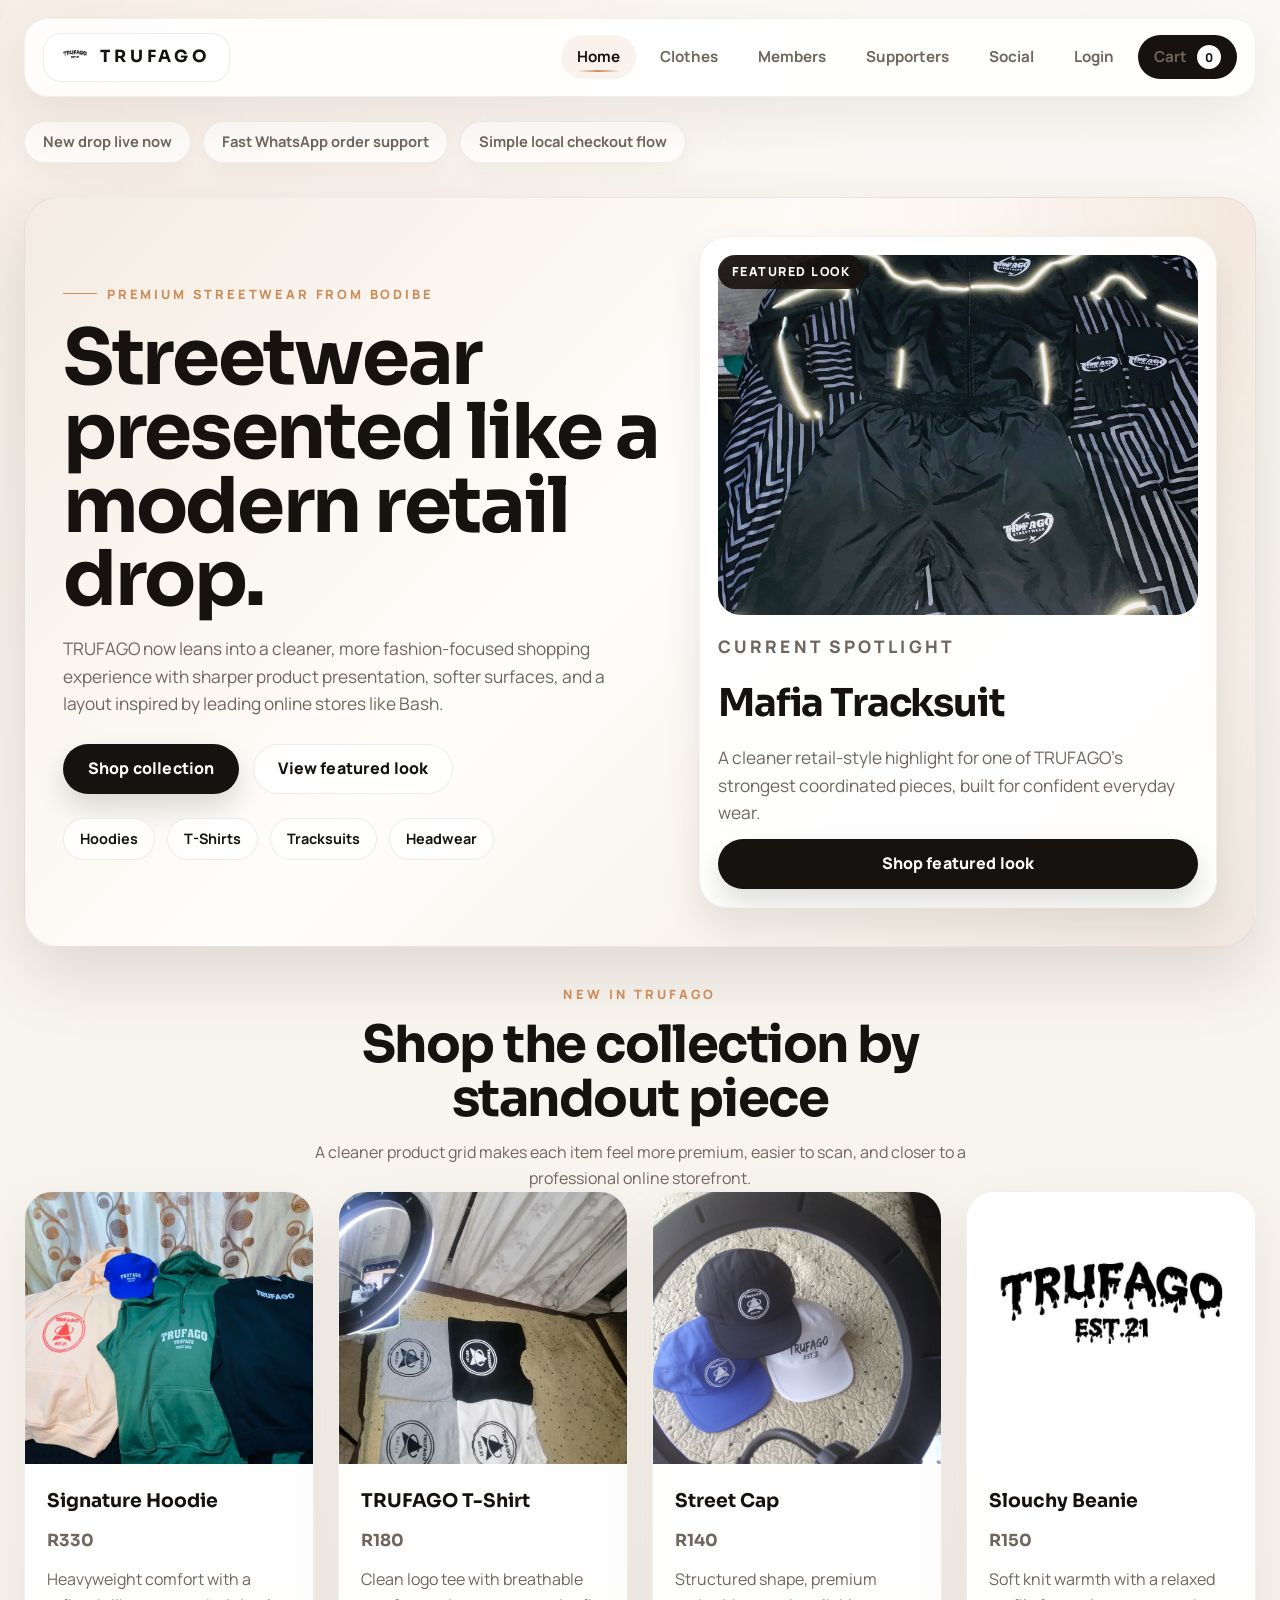
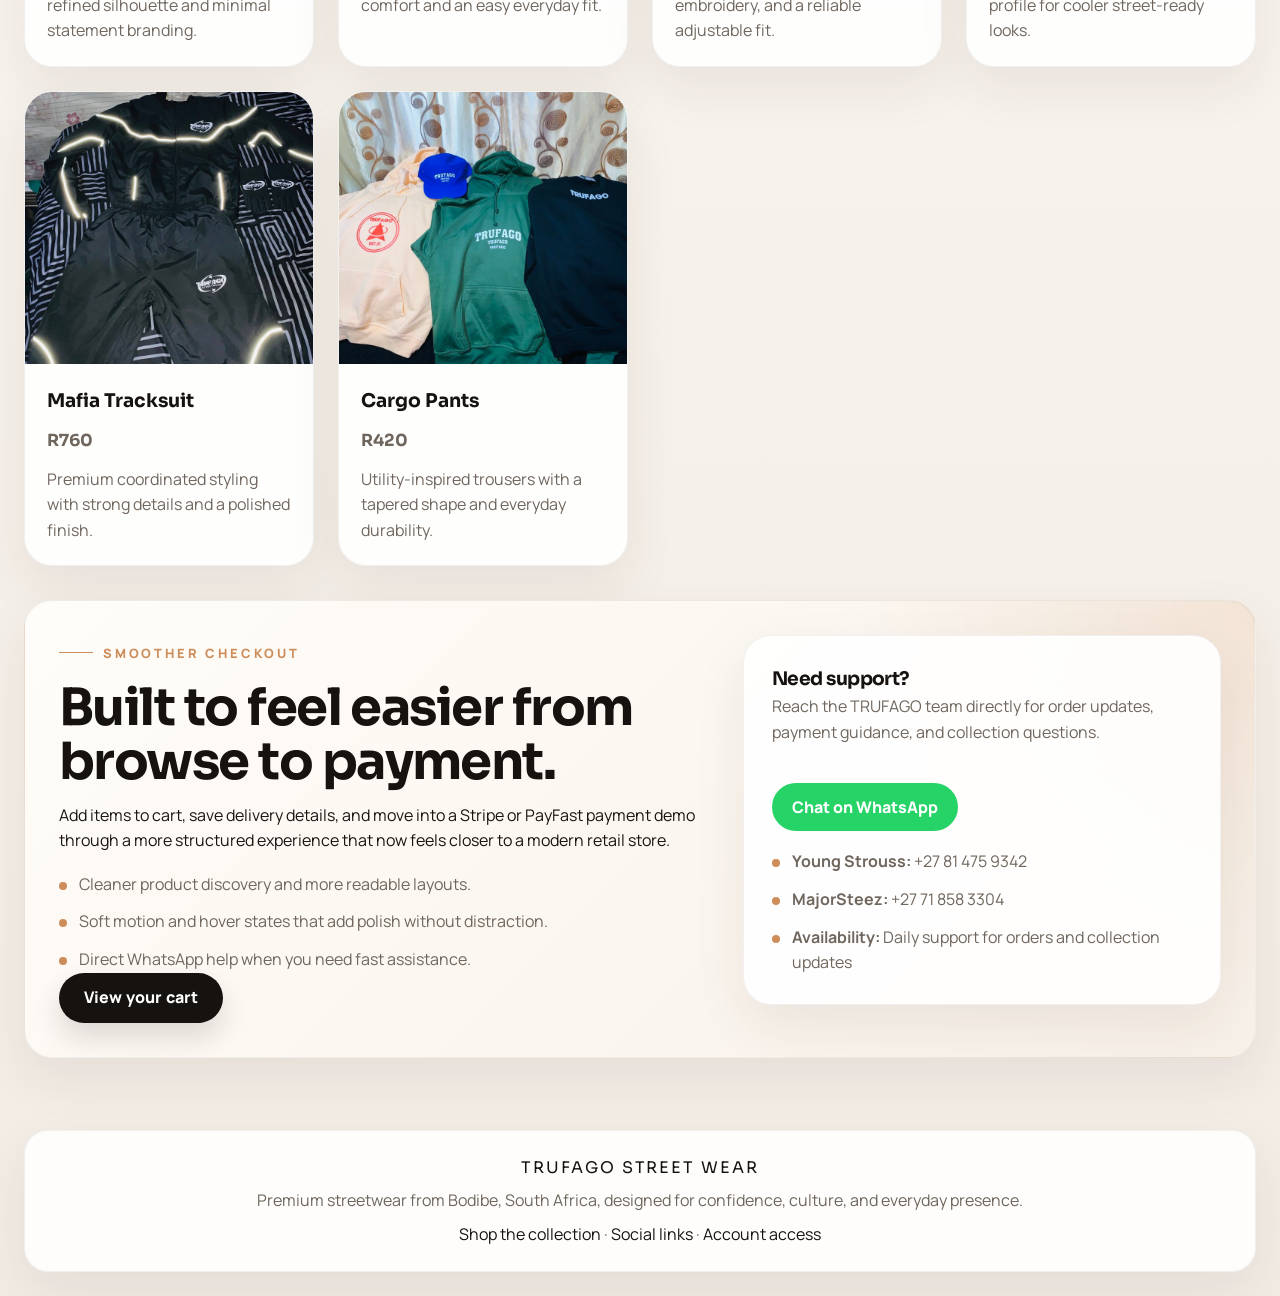
<file: index.html>
<!DOCTYPE html>
<html lang="en">
<head>
  <meta charset="UTF-8">
  <meta name="viewport" content="width=device-width, initial-scale=1.0">
  <title>TRUFAGO Street Wear</title>
  <link rel="stylesheet" href="insex.css">
  <link href="https://fonts.googleapis.com/css2?family=Manrope:wght@400;500;600;700;800&family=Sora:wght@500;600;700;800&display=swap" rel="stylesheet">
</head>
<body>
  <nav>
    <div class="logo">TRUFAGO</div>
    <button class="nav-toggle" aria-label="Toggle navigation menu">
      <span></span>
      <span></span>
      <span></span>
    </button>
    <div class="nav-links">
      <a href="index.html">Home</a>
      <a href="clothes.html">Clothes</a>
      <a href="members.html">Members</a>
      <a href="supporters.html">Supporters</a>
      <a href="social.html">Social</a>
      <a href="login.html">Login</a>
      <a href="cart.html" class="cart-link">Cart <span class="cart-count">0</span></a>
    </div>
  </nav>

  <main class="home-page">
    <section class="promo-strip">
      <span>New drop live now</span>
      <span>Fast WhatsApp order support</span>
      <span>Simple local checkout flow</span>
    </section>

    <section class="hero">
      <div class="hero-copy">
        <span class="eyebrow">Premium streetwear from Bodibe</span>
        <h1>Streetwear presented like a modern retail drop.</h1>
        <p>TRUFAGO now leans into a cleaner, more fashion-focused shopping experience with sharper product presentation, softer surfaces, and a layout inspired by leading online stores like Bash.</p>
        <div class="hero-actions">
          <a href="clothes.html" class="btn btn-primary">Shop collection</a>
          <a href="product.html?slug=tracksuit" class="btn btn-secondary">View featured look</a>
        </div>
        <div class="hero-categories">
          <a href="product.html?slug=hoodie" class="category-pill">Hoodies</a>
          <a href="product.html?slug=tshirt" class="category-pill">T-Shirts</a>
          <a href="product.html?slug=tracksuit" class="category-pill">Tracksuits</a>
          <a href="product.html?slug=cap" class="category-pill">Headwear</a>
        </div>
      </div>

      <aside class="hero-panel">
        <span class="hero-tag">Featured look</span>
        <img src="mafia.jpg" alt="Mafia Tracksuit featured product" class="hero-panel-image">
        <div class="hero-panel-copy">
          <p class="hero-panel-label">Current spotlight</p>
          <h2>Mafia Tracksuit</h2>
          <p>A cleaner retail-style highlight for one of TRUFAGO's strongest coordinated pieces, built for confident everyday wear.</p>
          <a href="product.html?slug=tracksuit" class="btn btn-primary">Shop featured look</a>
        </div>
      </aside>
    </section>

    <section class="products" id="products">
      <div class="section-title">
        <span>New in TRUFAGO</span>
        <h2>Shop the collection by standout piece</h2>
        <p class="section-description">A cleaner product grid makes each item feel more premium, easier to scan, and closer to a professional online storefront.</p>
      </div>

      <div class="grid">
        <a href="product.html?slug=hoodie" class="card card-link">
          <img src="hud1.jpg" alt="Black TRUFAGO hoodie" class="card-img">
          <div class="card-copy">
            <h3>Signature Hoodie</h3>
            <p class="price">R330</p>
            <p>Heavyweight comfort with a refined silhouette and minimal statement branding.</p>
          </div>
        </a>

        <a href="product.html?slug=tshirt" class="card card-link">
          <img src="T shirt.jpg" alt="TRUFAGO t-shirt" class="card-img">
          <div class="card-copy">
            <h3>TRUFAGO T-Shirt</h3>
            <p class="price">R180</p>
            <p>Clean logo tee with breathable comfort and an easy everyday fit.</p>
          </div>
        </a>

        <a href="product.html?slug=cap" class="card card-link">
          <img src="tru1.jpg" alt="TRUFAGO cap" class="card-img">
          <div class="card-copy">
            <h3>Street Cap</h3>
            <p class="price">R140</p>
            <p>Structured shape, premium embroidery, and a reliable adjustable fit.</p>
          </div>
        </a>

        <a href="product.html?slug=beanie" class="card card-link">
          <img src="Trufagologo.jpg" alt="TRUFAGO beanie" class="card-img">
          <div class="card-copy">
            <h3>Slouchy Beanie</h3>
            <p class="price">R150</p>
            <p>Soft knit warmth with a relaxed profile for cooler street-ready looks.</p>
          </div>
        </a>

        <a href="product.html?slug=tracksuit" class="card card-link">
          <img src="mafia.jpg" alt="Mafia Tracksuit" class="card-img">
          <div class="card-copy">
            <h3>Mafia Tracksuit</h3>
            <p class="price">R760</p>
            <p>Premium coordinated styling with strong details and a polished finish.</p>
          </div>
        </a>

        <a href="product.html?slug=cargo" class="card card-link">
          <img src="hud1.jpg" alt="Cargo pants" class="card-img">
          <div class="card-copy">
            <h3>Cargo Pants</h3>
            <p class="price">R420</p>
            <p>Utility-inspired trousers with a tapered shape and everyday durability.</p>
          </div>
        </a>
      </div>
    </section>

    <section class="split-section contact-section" id="contact">
      <div class="contact-content">
        <span class="eyebrow">Smoother checkout</span>
        <h2>Built to feel easier from browse to payment.</h2>
        <p>Add items to cart, save delivery details, and move into a Stripe or PayFast payment demo through a more structured experience that now feels closer to a modern retail store.</p>
        <ul class="contact-list">
          <li>Cleaner product discovery and more readable layouts.</li>
          <li>Soft motion and hover states that add polish without distraction.</li>
          <li>Direct WhatsApp help when you need fast assistance.</li>
        </ul>
        <a href="cart.html" class="btn btn-primary">View your cart</a>
      </div>

      <div class="contact-card">
        <h3>Need support?</h3>
        <p>Reach the TRUFAGO team directly for order updates, payment guidance, and collection questions.</p>
        <a class="whatsapp" href="https://wa.me/27814759342" target="_blank" rel="noreferrer">Chat on WhatsApp</a>
        <ul class="detail-list">
          <li><strong>Young Strouss:</strong> +27 81 475 9342</li>
          <li><strong>MajorSteez:</strong> +27 71 858 3304</li>
          <li><strong>Availability:</strong> Daily support for orders and collection updates</li>
        </ul>
      </div>
    </section>
  </main>

  <footer>
    <p class="footer-title">TRUFAGO Street Wear</p>
    <p>Premium streetwear from Bodibe, South Africa, designed for confidence, culture, and everyday presence.</p>
    <p><a href="clothes.html">Shop the collection</a> &middot; <a href="social.html">Social links</a> &middot; <a href="login.html">Account access</a></p>
  </footer>

  <script src="script.js"></script>
</body>
</html>
</file>
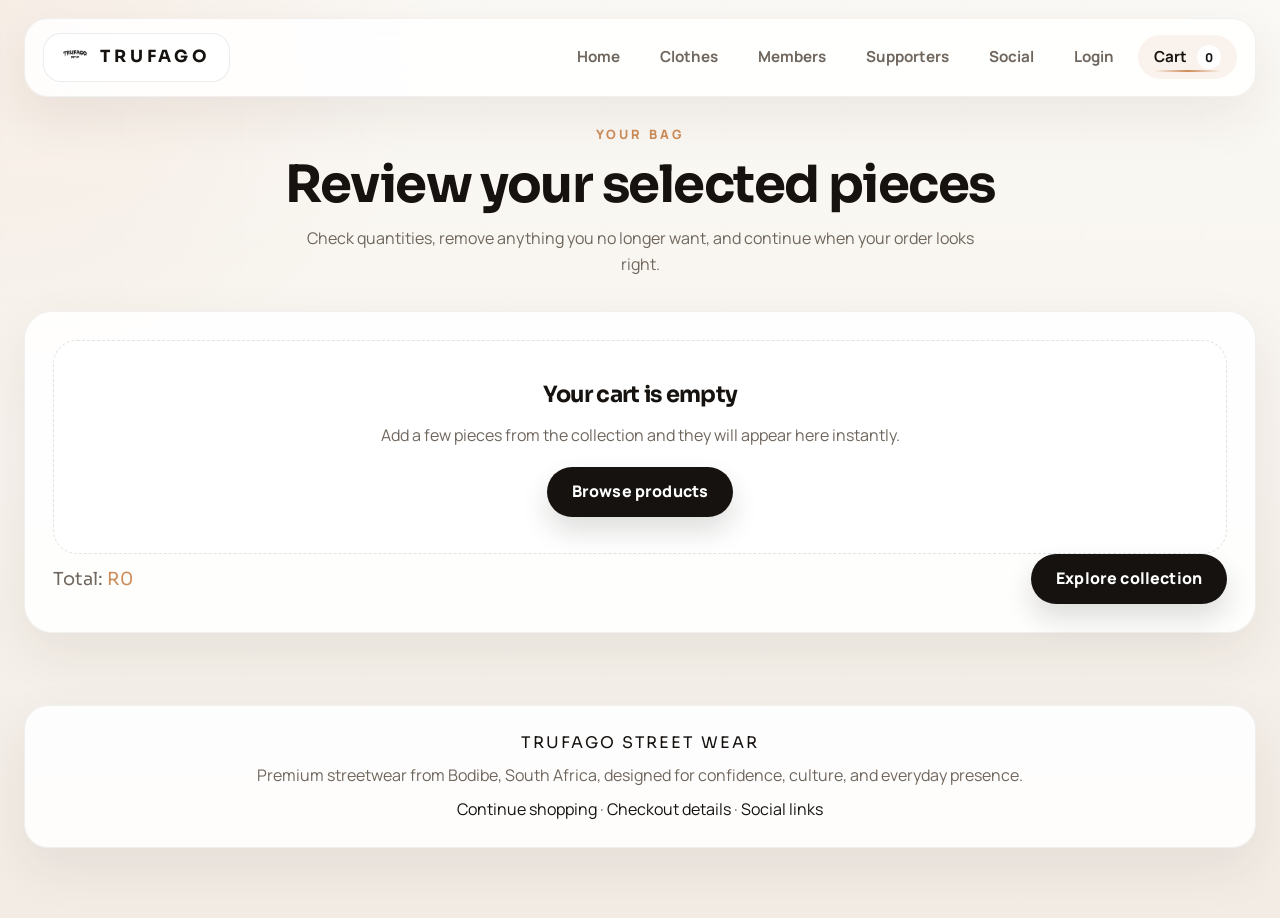
<file: cart.html>
<!DOCTYPE html>
<html lang="en">
<head>
  <meta charset="UTF-8">
  <meta name="viewport" content="width=device-width, initial-scale=1.0">
  <title>Cart | TRUFAGO</title>
  <link rel="stylesheet" href="insex.css">
  <link href="https://fonts.googleapis.com/css2?family=Manrope:wght@400;500;600;700;800&family=Sora:wght@500;600;700;800&display=swap" rel="stylesheet">
</head>
<body>
  <nav>
    <div class="logo">TRUFAGO</div>
    <button class="nav-toggle" aria-label="Toggle navigation menu">
      <span></span>
      <span></span>
      <span></span>
    </button>
    <div class="nav-links">
      <a href="index.html">Home</a>
      <a href="clothes.html">Clothes</a>
      <a href="members.html">Members</a>
      <a href="supporters.html">Supporters</a>
      <a href="social.html">Social</a>
      <a href="login.html">Login</a>
      <a href="cart.html" class="cart-link">Cart <span class="cart-count">0</span></a>
    </div>
  </nav>

  <main class="cart-page">
    <div class="section-title">
      <span>Your bag</span>
      <h2>Review your selected pieces</h2>
      <p class="section-description">Check quantities, remove anything you no longer want, and continue when your order looks right.</p>
    </div>

    <div class="cart-summary">
      <div id="cart-container"></div>
      <div class="cart-actions">
        <p class="cart-total">Total: <span id="cart-total">R0</span></p>
        <a id="checkout-button" class="btn btn-primary" href="order.html">Continue to checkout</a>
      </div>
    </div>
  </main>

  <footer>
    <p class="footer-title">TRUFAGO Street Wear</p>
    <p>Premium streetwear from Bodibe, South Africa, designed for confidence, culture, and everyday presence.</p>
    <p><a href="clothes.html">Continue shopping</a> &middot; <a href="order.html">Checkout details</a> &middot; <a href="social.html">Social links</a></p>
  </footer>

  <script src="script.js"></script>
</body>
</html>
</file>
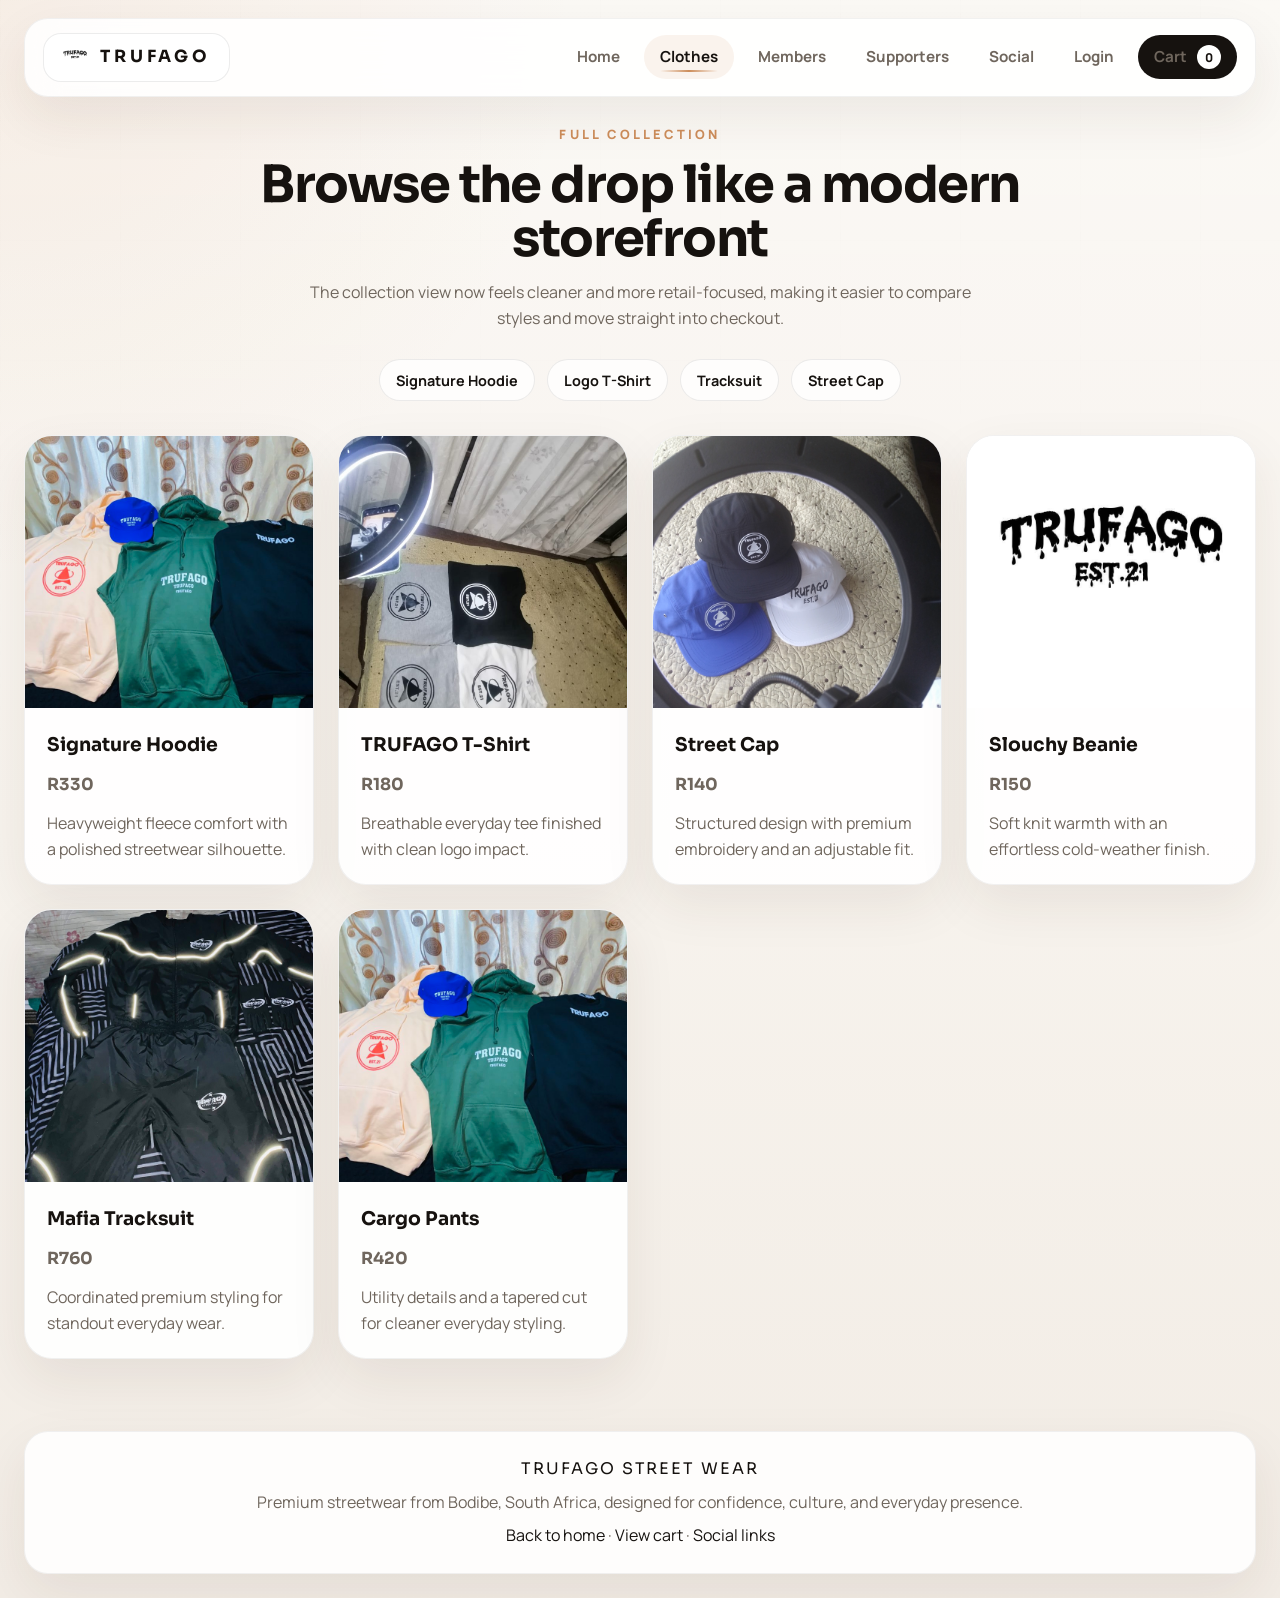
<file: clothes.html>
<!DOCTYPE html>
<html lang="en">
<head>
  <meta charset="UTF-8">
  <meta name="viewport" content="width=device-width, initial-scale=1.0">
  <title>Clothes | TRUFAGO</title>
  <link rel="stylesheet" href="insex.css">
  <link href="https://fonts.googleapis.com/css2?family=Manrope:wght@400;500;600;700;800&family=Sora:wght@500;600;700;800&display=swap" rel="stylesheet">
</head>
<body>
  <nav>
    <div class="logo">TRUFAGO</div>
    <button class="nav-toggle" aria-label="Toggle navigation menu">
      <span></span>
      <span></span>
      <span></span>
    </button>
    <div class="nav-links">
      <a href="index.html">Home</a>
      <a href="clothes.html">Clothes</a>
      <a href="members.html">Members</a>
      <a href="supporters.html">Supporters</a>
      <a href="social.html">Social</a>
      <a href="login.html">Login</a>
      <a href="cart.html" class="cart-link">Cart <span class="cart-count">0</span></a>
    </div>
  </nav>

  <main class="clothes-page">
    <div class="section-title">
      <span>Full collection</span>
      <h2>Browse the drop like a modern storefront</h2>
      <p class="section-description">The collection view now feels cleaner and more retail-focused, making it easier to compare styles and move straight into checkout.</p>
    </div>

    <div class="collection-toolbar">
      <a href="product.html?slug=hoodie" class="category-pill">Signature Hoodie</a>
      <a href="product.html?slug=tshirt" class="category-pill">Logo T-Shirt</a>
      <a href="product.html?slug=tracksuit" class="category-pill">Tracksuit</a>
      <a href="product.html?slug=cap" class="category-pill">Street Cap</a>
    </div>

    <div class="grid">
      <a href="product.html?slug=hoodie" class="card card-link">
        <img src="hud1.jpg" alt="Signature Hoodie" class="card-img">
        <div class="card-copy">
          <h3>Signature Hoodie</h3>
          <p class="price">R330</p>
          <p>Heavyweight fleece comfort with a polished streetwear silhouette.</p>
        </div>
      </a>

      <a href="product.html?slug=tshirt" class="card card-link">
        <img src="T shirt.jpg" alt="TRUFAGO T-Shirt" class="card-img">
        <div class="card-copy">
          <h3>TRUFAGO T-Shirt</h3>
          <p class="price">R180</p>
          <p>Breathable everyday tee finished with clean logo impact.</p>
        </div>
      </a>

      <a href="product.html?slug=cap" class="card card-link">
        <img src="tru1.jpg" alt="Street Cap" class="card-img">
        <div class="card-copy">
          <h3>Street Cap</h3>
          <p class="price">R140</p>
          <p>Structured design with premium embroidery and an adjustable fit.</p>
        </div>
      </a>

      <a href="product.html?slug=beanie" class="card card-link">
        <img src="Trufagologo.jpg" alt="Slouchy Beanie" class="card-img">
        <div class="card-copy">
          <h3>Slouchy Beanie</h3>
          <p class="price">R150</p>
          <p>Soft knit warmth with an effortless cold-weather finish.</p>
        </div>
      </a>

      <a href="product.html?slug=tracksuit" class="card card-link">
        <img src="mafia.jpg" alt="Mafia Tracksuit" class="card-img">
        <div class="card-copy">
          <h3>Mafia Tracksuit</h3>
          <p class="price">R760</p>
          <p>Coordinated premium styling for standout everyday wear.</p>
        </div>
      </a>

      <a href="product.html?slug=cargo" class="card card-link">
        <img src="hud1.jpg" alt="Cargo Pants" class="card-img">
        <div class="card-copy">
          <h3>Cargo Pants</h3>
          <p class="price">R420</p>
          <p>Utility details and a tapered cut for cleaner everyday styling.</p>
        </div>
      </a>
    </div>
  </main>

  <footer>
    <p class="footer-title">TRUFAGO Street Wear</p>
    <p>Premium streetwear from Bodibe, South Africa, designed for confidence, culture, and everyday presence.</p>
    <p><a href="index.html">Back to home</a> &middot; <a href="cart.html">View cart</a> &middot; <a href="social.html">Social links</a></p>
  </footer>

  <script src="script.js"></script>
</body>
</html>
</file>
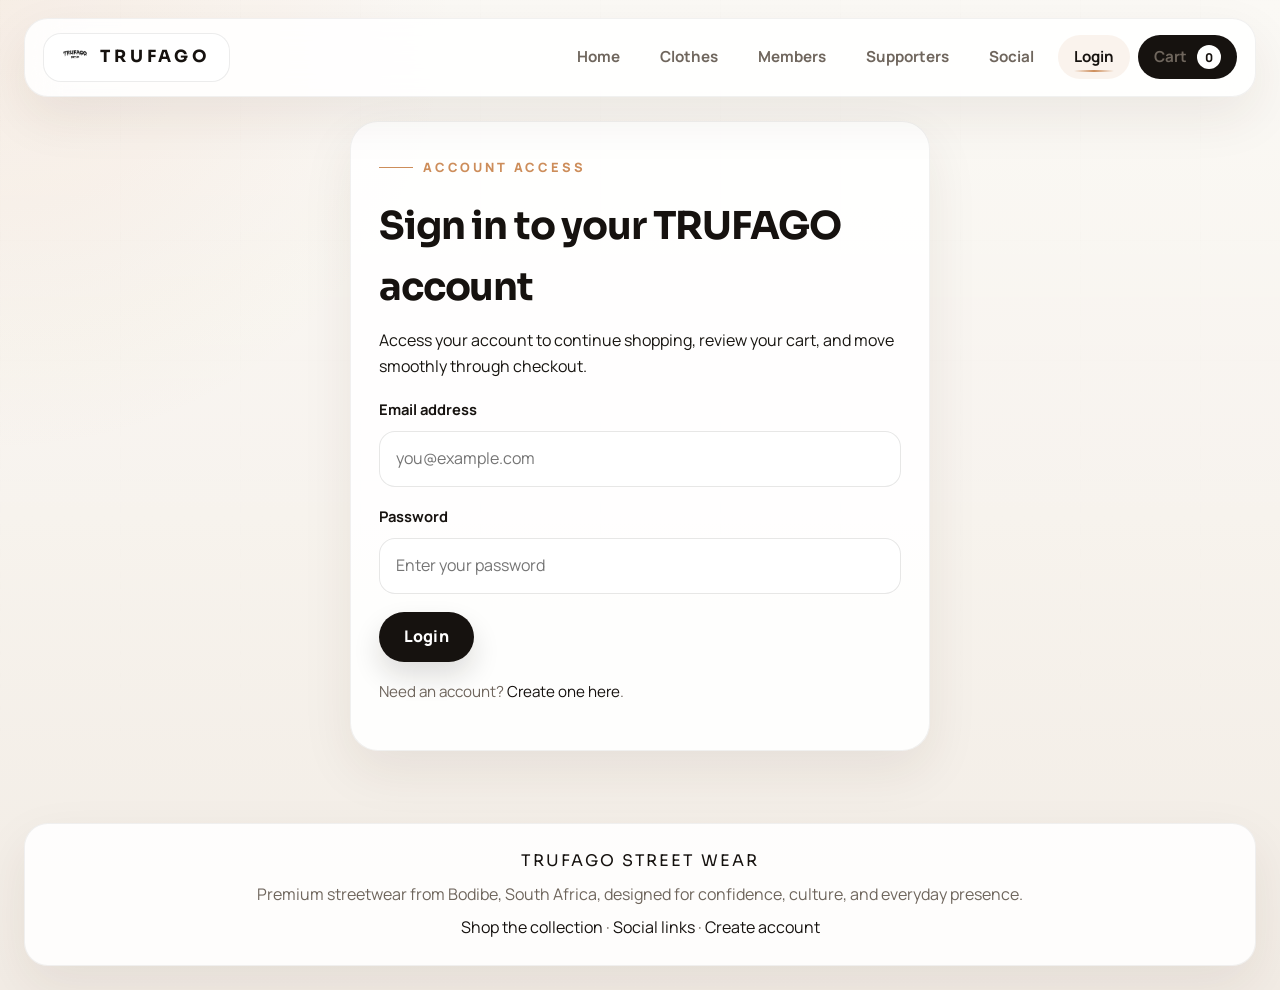
<file: login.html>
<!DOCTYPE html>
<html lang="en">
<head>
  <meta charset="UTF-8">
  <meta name="viewport" content="width=device-width, initial-scale=1.0">
  <title>Login | TRUFAGO</title>
  <link rel="stylesheet" href="insex.css">
  <link href="https://fonts.googleapis.com/css2?family=Manrope:wght@400;500;600;700;800&family=Sora:wght@500;600;700;800&display=swap" rel="stylesheet">
</head>
<body>
  <nav>
    <div class="logo">TRUFAGO</div>
    <button class="nav-toggle" aria-label="Toggle navigation menu">
      <span></span>
      <span></span>
      <span></span>
    </button>
    <div class="nav-links">
      <a href="index.html">Home</a>
      <a href="clothes.html">Clothes</a>
      <a href="members.html">Members</a>
      <a href="supporters.html">Supporters</a>
      <a href="social.html">Social</a>
      <a href="login.html">Login</a>
      <a href="cart.html" class="cart-link">Cart <span class="cart-count">0</span></a>
    </div>
  </nav>

  <main class="auth-page">
    <div class="form-card">
      <span class="eyebrow">Account access</span>
      <h2>Sign in to your TRUFAGO account</h2>
      <p>Access your account to continue shopping, review your cart, and move smoothly through checkout.</p>

      <div id="login-message" class="form-message"></div>
      <form id="login-form">
        <div class="form-group">
          <label for="email">Email address</label>
          <input type="email" id="email" name="email" placeholder="you@example.com" required>
        </div>

        <div class="form-group">
          <label for="password">Password</label>
          <input type="password" id="password" name="password" placeholder="Enter your password" required>
        </div>

        <button type="submit" class="btn btn-primary">Login</button>
      </form>

      <p class="auth-links">Need an account? <a href="signup.html">Create one here</a>.</p>
    </div>
  </main>

  <footer>
    <p class="footer-title">TRUFAGO Street Wear</p>
    <p>Premium streetwear from Bodibe, South Africa, designed for confidence, culture, and everyday presence.</p>
    <p><a href="clothes.html">Shop the collection</a> &middot; <a href="social.html">Social links</a> &middot; <a href="signup.html">Create account</a></p>
  </footer>

  <script src="script.js"></script>
</body>
</html>
</file>
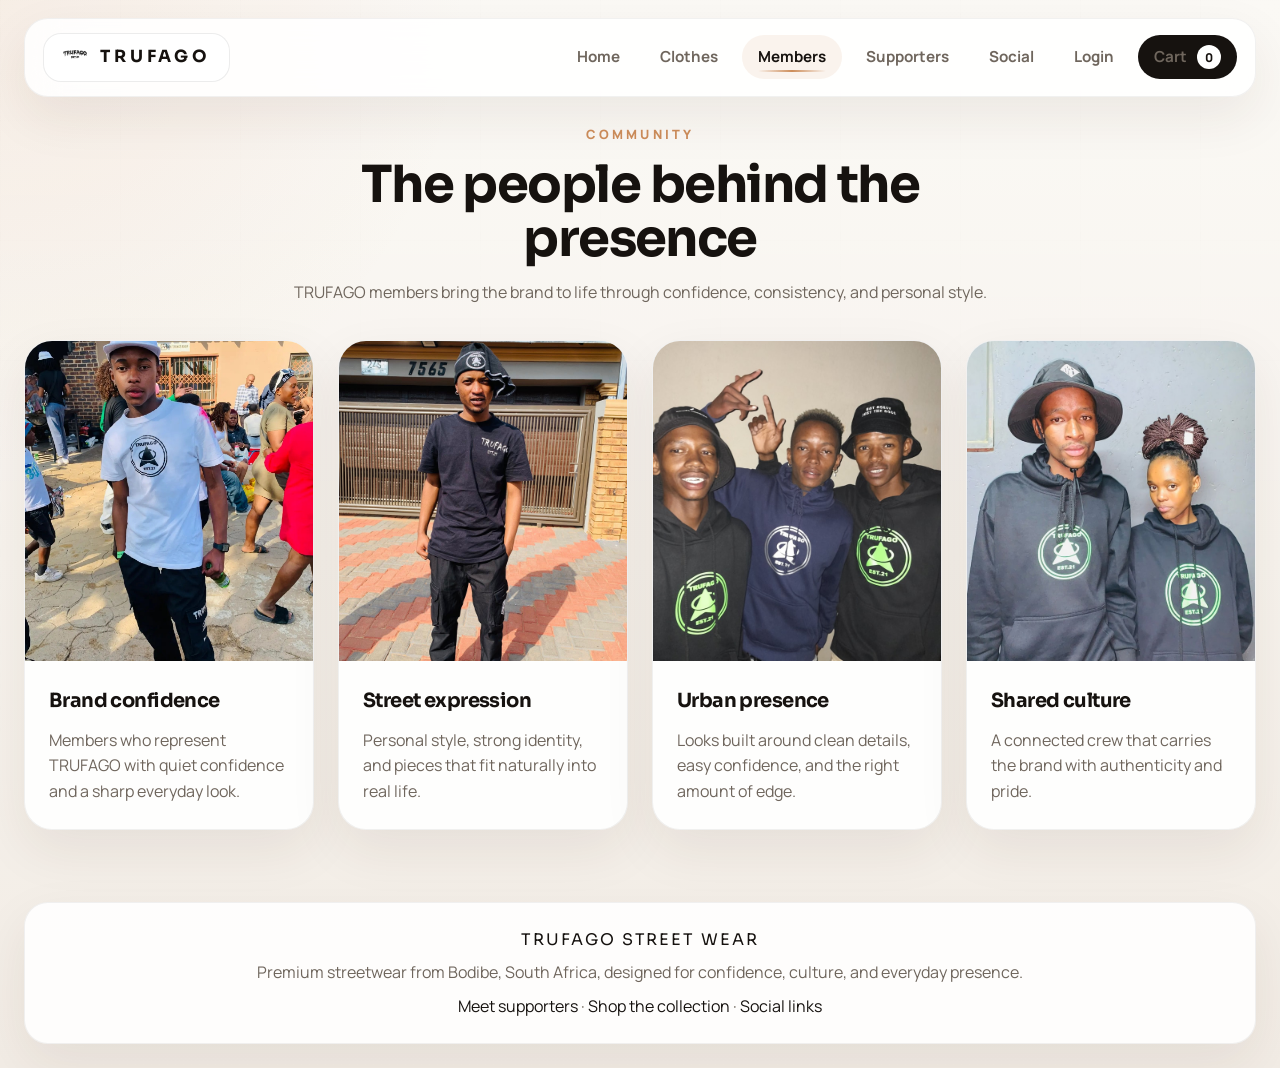
<file: members.html>
<!DOCTYPE html>
<html lang="en">
<head>
  <meta charset="UTF-8">
  <meta name="viewport" content="width=device-width, initial-scale=1.0">
  <title>Members | TRUFAGO</title>
  <link rel="stylesheet" href="insex.css">
  <link href="https://fonts.googleapis.com/css2?family=Manrope:wght@400;500;600;700;800&family=Sora:wght@500;600;700;800&display=swap" rel="stylesheet">
</head>
<body>
  <nav>
    <div class="logo">TRUFAGO</div>
    <button class="nav-toggle" aria-label="Toggle navigation menu">
      <span></span>
      <span></span>
      <span></span>
    </button>
    <div class="nav-links">
      <a href="index.html">Home</a>
      <a href="clothes.html">Clothes</a>
      <a href="members.html">Members</a>
      <a href="supporters.html">Supporters</a>
      <a href="social.html">Social</a>
      <a href="login.html">Login</a>
      <a href="cart.html" class="cart-link">Cart <span class="cart-count">0</span></a>
    </div>
  </nav>

  <main class="members-page">
    <div class="section-title">
      <span>Community</span>
      <h2>The people behind the presence</h2>
      <p class="section-description">TRUFAGO members bring the brand to life through confidence, consistency, and personal style.</p>
    </div>

    <div class="gallery-grid">
      <article class="gallery-card">
        <img src="members1.jpg" alt="TRUFAGO member in branded streetwear">
        <div class="gallery-card-copy">
          <h3>Brand confidence</h3>
          <p>Members who represent TRUFAGO with quiet confidence and a sharp everyday look.</p>
        </div>
      </article>

      <article class="gallery-card">
        <img src="members2.jpg" alt="TRUFAGO member showing personal style">
        <div class="gallery-card-copy">
          <h3>Street expression</h3>
          <p>Personal style, strong identity, and pieces that fit naturally into real life.</p>
        </div>
      </article>

      <article class="gallery-card">
        <img src="members3.jpg" alt="TRUFAGO member in an urban setting">
        <div class="gallery-card-copy">
          <h3>Urban presence</h3>
          <p>Looks built around clean details, easy confidence, and the right amount of edge.</p>
        </div>
      </article>

      <article class="gallery-card">
        <img src="members4.jpg" alt="TRUFAGO member representing the community">
        <div class="gallery-card-copy">
          <h3>Shared culture</h3>
          <p>A connected crew that carries the brand with authenticity and pride.</p>
        </div>
      </article>
    </div>
  </main>

  <footer>
    <p class="footer-title">TRUFAGO Street Wear</p>
    <p>Premium streetwear from Bodibe, South Africa, designed for confidence, culture, and everyday presence.</p>
    <p><a href="supporters.html">Meet supporters</a> &middot; <a href="clothes.html">Shop the collection</a> &middot; <a href="social.html">Social links</a></p>
  </footer>

  <script src="script.js"></script>
</body>
</html>
</file>
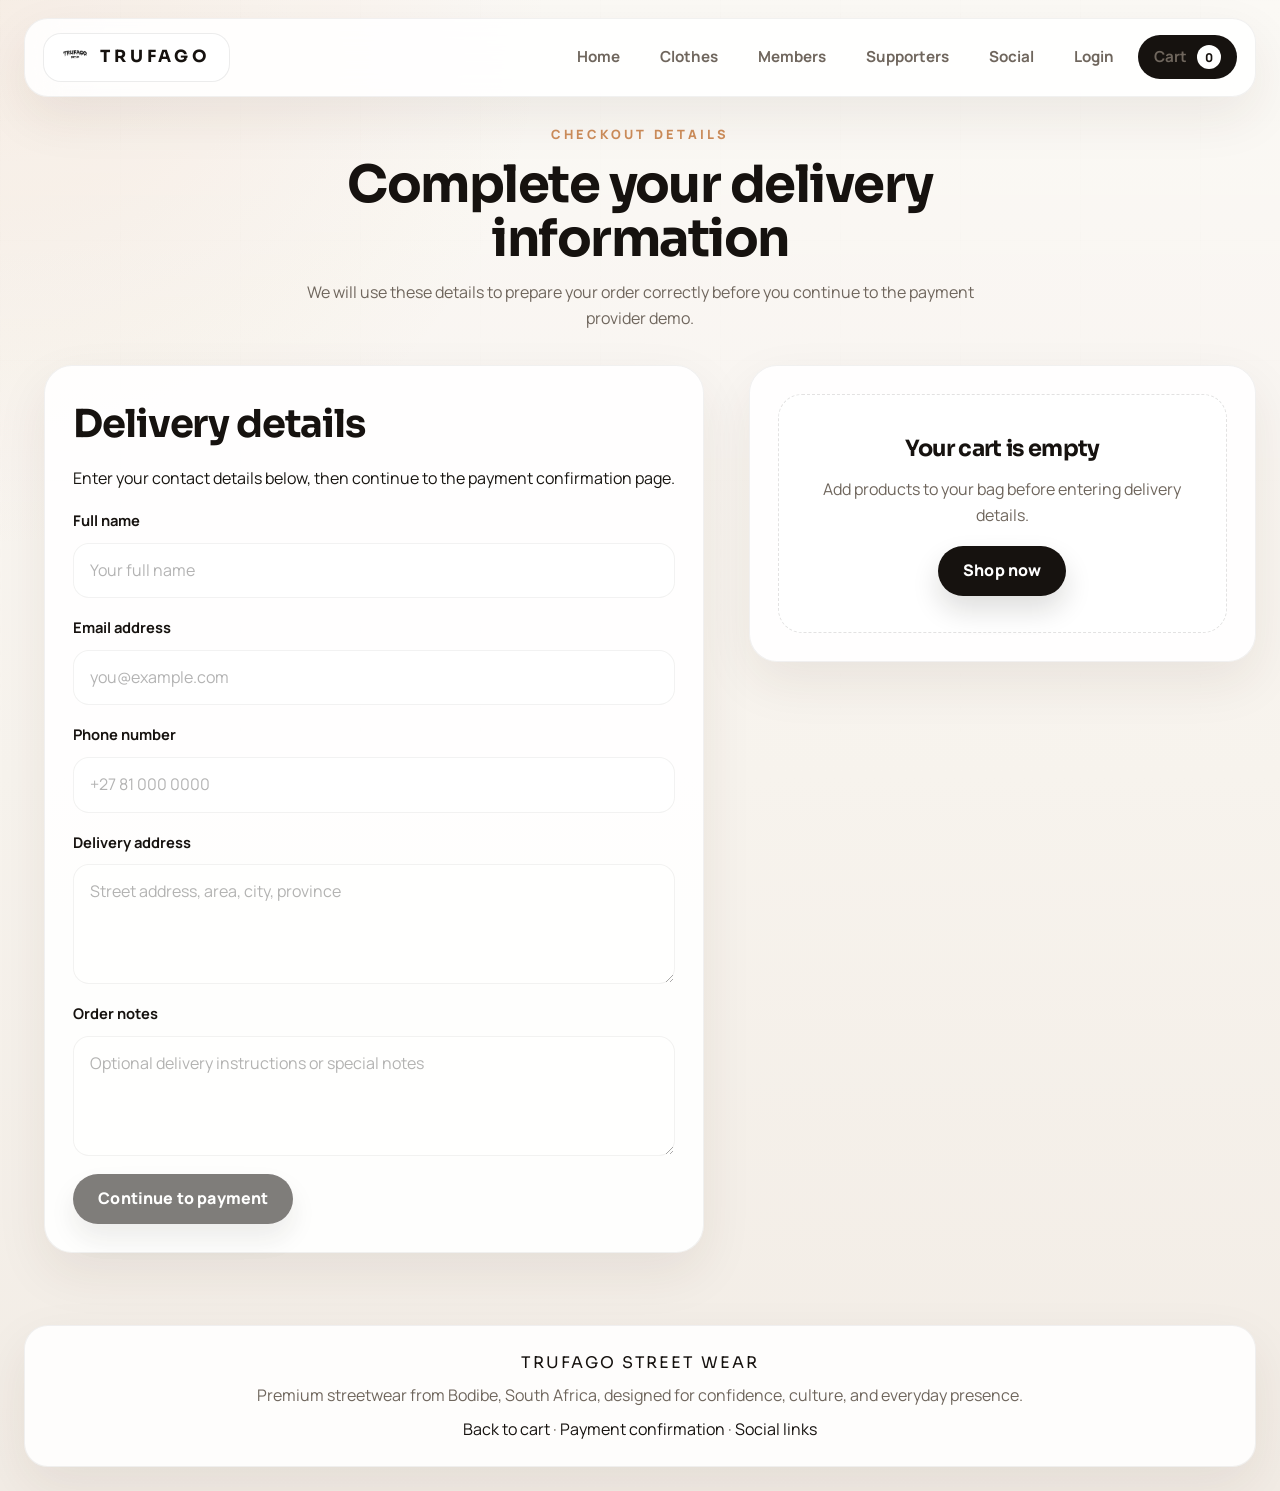
<file: order.html>
<!DOCTYPE html>
<html lang="en">
<head>
  <meta charset="UTF-8">
  <meta name="viewport" content="width=device-width, initial-scale=1.0">
  <title>Checkout Details | TRUFAGO</title>
  <link rel="stylesheet" href="insex.css">
  <link href="https://fonts.googleapis.com/css2?family=Manrope:wght@400;500;600;700;800&family=Sora:wght@500;600;700;800&display=swap" rel="stylesheet">
</head>
<body>
  <nav>
    <div class="logo">TRUFAGO</div>
    <button class="nav-toggle" aria-label="Toggle navigation menu">
      <span></span>
      <span></span>
      <span></span>
    </button>
    <div class="nav-links">
      <a href="index.html">Home</a>
      <a href="clothes.html">Clothes</a>
      <a href="members.html">Members</a>
      <a href="supporters.html">Supporters</a>
      <a href="social.html">Social</a>
      <a href="login.html">Login</a>
      <a href="cart.html" class="cart-link">Cart <span class="cart-count">0</span></a>
    </div>
  </nav>

  <main class="order-page">
    <div class="section-title">
      <span>Checkout details</span>
      <h2>Complete your delivery information</h2>
      <p class="section-description">We will use these details to prepare your order correctly before you continue to the payment provider demo.</p>
    </div>

    <div class="split-section">
      <div class="form-card">
        <h3>Delivery details</h3>
        <p>Enter your contact details below, then continue to the payment confirmation page.</p>

        <div id="order-message" class="form-message"></div>
        <form id="order-form">
          <div class="form-group">
            <label for="fullName">Full name</label>
            <input type="text" id="fullName" name="fullName" placeholder="Your full name" required>
          </div>

          <div class="form-group">
            <label for="email">Email address</label>
            <input type="email" id="email" name="email" placeholder="you@example.com" required>
          </div>

          <div class="form-group">
            <label for="phone">Phone number</label>
            <input type="tel" id="phone" name="phone" placeholder="+27 81 000 0000" required>
          </div>

          <div class="form-group">
            <label for="address">Delivery address</label>
            <textarea id="address" name="address" placeholder="Street address, area, city, province" required></textarea>
          </div>

          <div class="form-group">
            <label for="notes">Order notes</label>
            <textarea id="notes" name="notes" placeholder="Optional delivery instructions or special notes"></textarea>
          </div>

          <button type="submit" class="btn btn-primary">Continue to payment</button>
        </form>
      </div>

      <aside class="payment-summary" id="cart-summary">
        <h3>Your order</h3>
        <p>Loading your selected items...</p>
      </aside>
    </div>
  </main>

  <footer>
    <p class="footer-title">TRUFAGO Street Wear</p>
    <p>Premium streetwear from Bodibe, South Africa, designed for confidence, culture, and everyday presence.</p>
    <p><a href="cart.html">Back to cart</a> &middot; <a href="payment.html">Payment confirmation</a> &middot; <a href="social.html">Social links</a></p>
  </footer>

  <script src="script.js"></script>
</body>
</html>
</file>
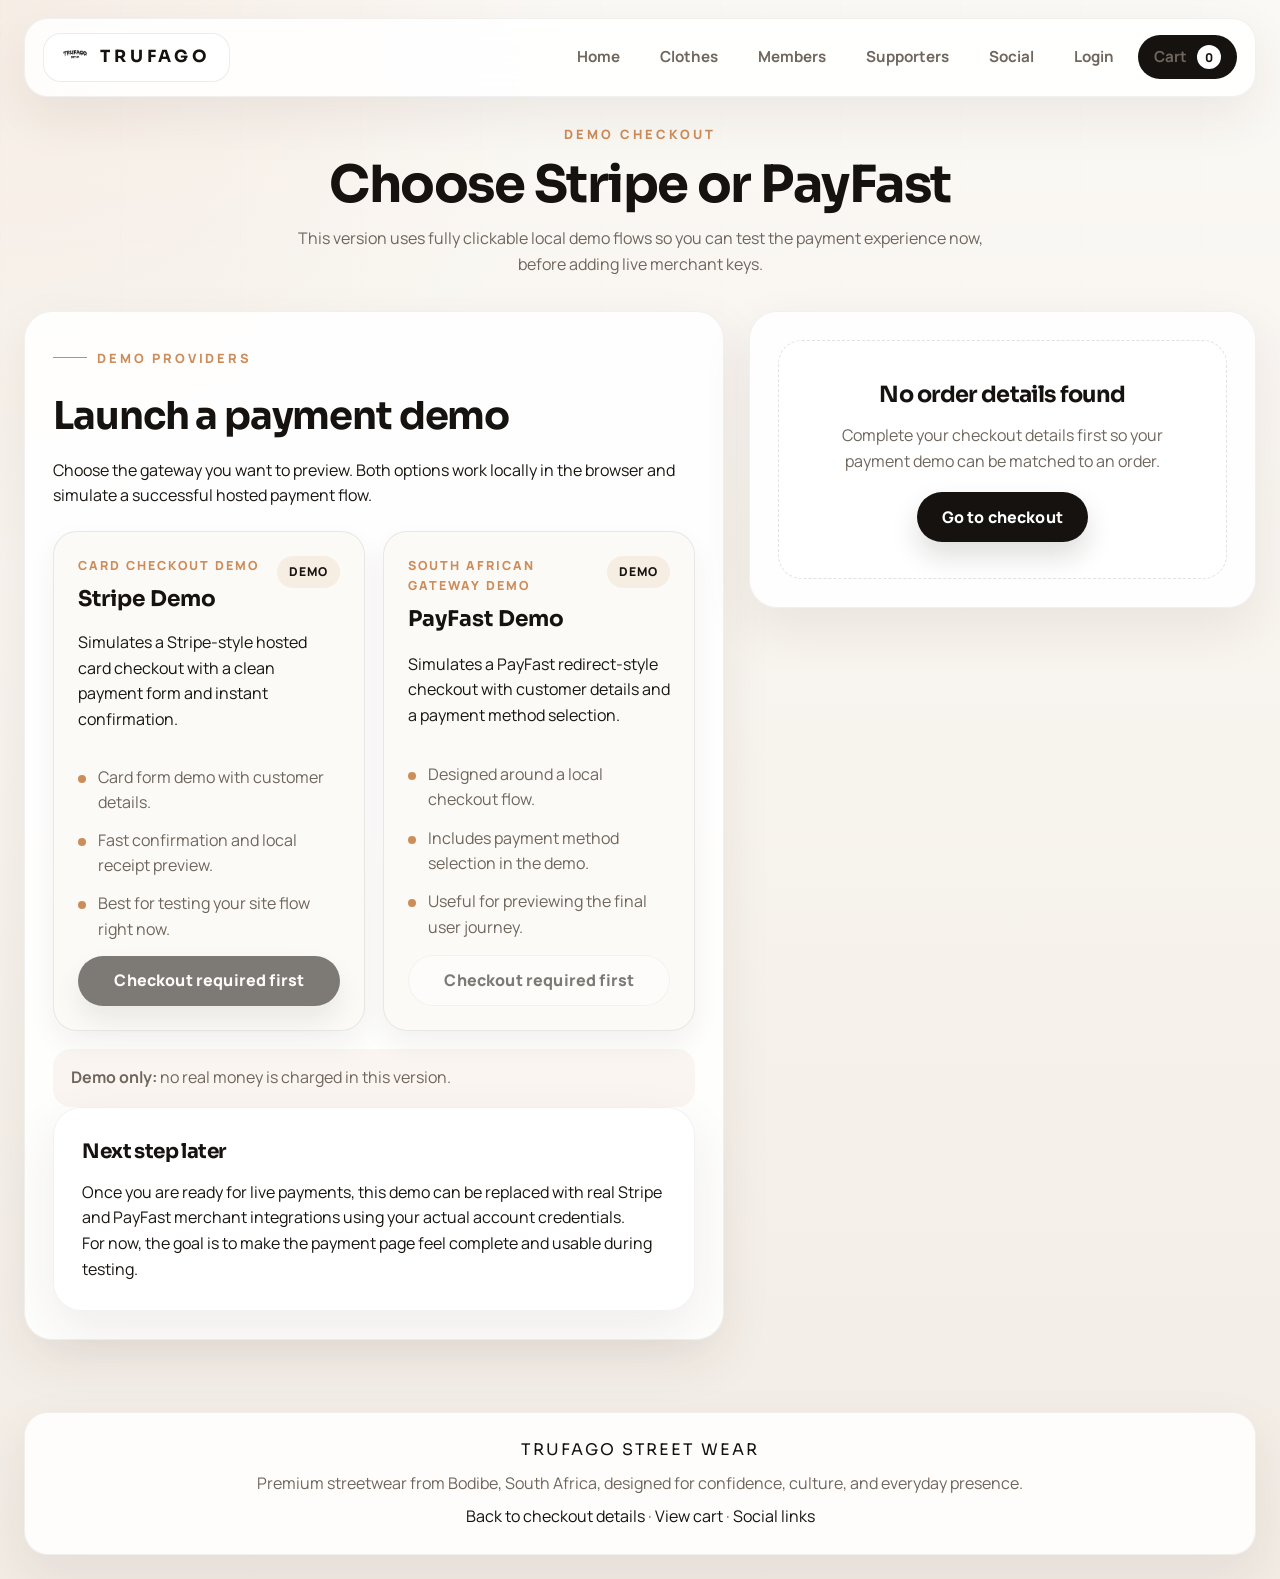
<file: payment.html>
<!DOCTYPE html>
<html lang="en">
<head>
  <meta charset="UTF-8">
  <meta name="viewport" content="width=device-width, initial-scale=1.0">
  <title>Payment | TRUFAGO</title>
  <link rel="stylesheet" href="insex.css">
  <link href="https://fonts.googleapis.com/css2?family=Manrope:wght@400;500;600;700;800&family=Sora:wght@500;600;700;800&display=swap" rel="stylesheet">
</head>
<body>
  <nav>
    <div class="logo">TRUFAGO</div>
    <button class="nav-toggle" aria-label="Toggle navigation menu">
      <span></span>
      <span></span>
      <span></span>
    </button>
    <div class="nav-links">
      <a href="index.html">Home</a>
      <a href="clothes.html">Clothes</a>
      <a href="members.html">Members</a>
      <a href="supporters.html">Supporters</a>
      <a href="social.html">Social</a>
      <a href="login.html">Login</a>
      <a href="cart.html" class="cart-link">Cart <span class="cart-count">0</span></a>
    </div>
  </nav>

  <main class="payment-page">
    <div class="section-title">
      <span>Demo checkout</span>
      <h2>Choose Stripe or PayFast</h2>
      <p class="section-description">This version uses fully clickable local demo flows so you can test the payment experience now, before adding live merchant keys.</p>
    </div>

    <div class="split-section">
      <div class="form-card">
        <span class="eyebrow">Demo providers</span>
        <h3>Launch a payment demo</h3>
        <p>Choose the gateway you want to preview. Both options work locally in the browser and simulate a successful hosted payment flow.</p>

        <div id="payment-message" class="form-message"></div>
        <div class="payment-option-grid">
          <article class="provider-card provider-card-stripe">
            <div class="provider-card-top">
              <div>
                <p class="provider-label">Card checkout demo</p>
                <h4>Stripe Demo</h4>
              </div>
              <span class="provider-badge">Demo</span>
            </div>
            <p>Simulates a Stripe-style hosted card checkout with a clean payment form and instant confirmation.</p>
            <ul class="feature-list">
              <li>Card form demo with customer details.</li>
              <li>Fast confirmation and local receipt preview.</li>
              <li>Best for testing your site flow right now.</li>
            </ul>
            <button type="button" class="btn btn-primary demo-payment-trigger" data-provider="stripe">Launch Stripe demo</button>
          </article>

          <article class="provider-card provider-card-payfast">
            <div class="provider-card-top">
              <div>
                <p class="provider-label">South African gateway demo</p>
                <h4>PayFast Demo</h4>
              </div>
              <span class="provider-badge">Demo</span>
            </div>
            <p>Simulates a PayFast redirect-style checkout with customer details and a payment method selection.</p>
            <ul class="feature-list">
              <li>Designed around a local checkout flow.</li>
              <li>Includes payment method selection in the demo.</li>
              <li>Useful for previewing the final user journey.</li>
            </ul>
            <button type="button" class="btn btn-secondary demo-payment-trigger" data-provider="payfast">Launch PayFast demo</button>
          </article>
        </div>

        <div class="payment-inline-note">
          <strong>Demo only:</strong> no real money is charged in this version.
        </div>

        <div class="privacy-card">
          <h3>Next step later</h3>
          <p>Once you are ready for live payments, this demo can be replaced with real Stripe and PayFast merchant integrations using your actual account credentials.</p>
          <p>For now, the goal is to make the payment page feel complete and usable during testing.</p>
        </div>
      </div>

      <aside class="order-summary" id="order-summary">
        <h3>Order summary</h3>
        <p>Loading your order details...</p>
      </aside>
    </div>
  </main>

  <div class="checkout-modal" id="checkout-modal" hidden>
    <div class="checkout-backdrop" data-close-checkout></div>
    <div class="checkout-dialog" role="dialog" aria-modal="true" aria-labelledby="checkout-title">
      <button type="button" class="checkout-close" id="checkout-close" aria-label="Close checkout">&times;</button>
      <div class="checkout-header">
        <span id="checkout-provider-badge" class="provider-badge">Demo</span>
        <h3 id="checkout-title">Demo checkout</h3>
        <p id="checkout-description">Loading demo payment details...</p>
      </div>

      <div class="checkout-summary-box">
        <p>Total due</p>
        <strong id="checkout-amount">R0</strong>
        <span id="checkout-reference">Preparing reference...</span>
      </div>

      <div class="checkout-demo-note" id="checkout-demo-note"></div>

      <form id="demo-checkout-form">
        <div id="checkout-fields"></div>
        <div id="checkout-form-message" class="form-message"></div>
        <button type="submit" class="btn btn-primary" id="checkout-submit">Complete demo payment</button>
      </form>
    </div>
  </div>

  <footer>
    <p class="footer-title">TRUFAGO Street Wear</p>
    <p>Premium streetwear from Bodibe, South Africa, designed for confidence, culture, and everyday presence.</p>
    <p><a href="order.html">Back to checkout details</a> &middot; <a href="cart.html">View cart</a> &middot; <a href="social.html">Social links</a></p>
  </footer>

  <script src="script.js"></script>
</body>
</html>
</file>
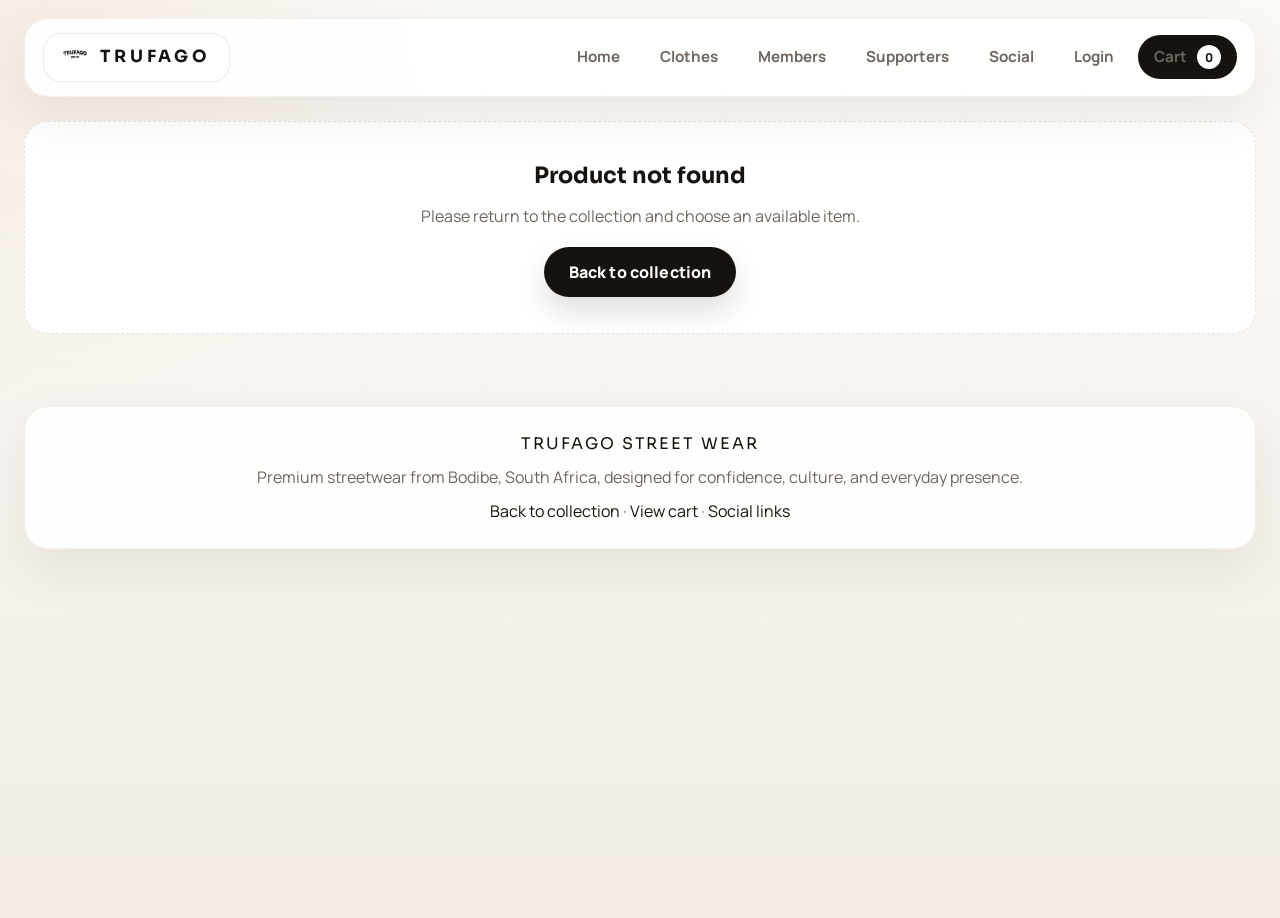
<file: product.html>
<!DOCTYPE html>
<html lang="en">
<head>
  <meta charset="UTF-8">
  <meta name="viewport" content="width=device-width, initial-scale=1.0">
  <title>Product | TRUFAGO</title>
  <link rel="stylesheet" href="insex.css">
  <link href="https://fonts.googleapis.com/css2?family=Manrope:wght@400;500;600;700;800&family=Sora:wght@500;600;700;800&display=swap" rel="stylesheet">
</head>
<body>
  <nav>
    <div class="logo">TRUFAGO</div>
    <button class="nav-toggle" aria-label="Toggle navigation menu">
      <span></span>
      <span></span>
      <span></span>
    </button>
    <div class="nav-links">
      <a href="index.html">Home</a>
      <a href="clothes.html">Clothes</a>
      <a href="members.html">Members</a>
      <a href="supporters.html">Supporters</a>
      <a href="social.html">Social</a>
      <a href="login.html">Login</a>
      <a href="cart.html" class="cart-link">Cart <span class="cart-count">0</span></a>
    </div>
  </nav>

  <main class="product-page">
    <div class="section-title">
      <span>Product detail</span>
      <h2 id="product-title">Loading product</h2>
      <p class="section-description">Review the fit, highlights, and available sizes before adding this piece to your cart.</p>
    </div>

    <div class="product-content">
      <figure class="product-preview">
        <img id="product-image" src="hud1.jpg" alt="Product image">
      </figure>

      <div class="product-info">
        <p class="price" id="product-price">R0</p>
        <p id="product-description">Select a product from the collection to see full details.</p>
        <ul id="product-highlights" class="feature-list"></ul>
        <div class="product-assurance">
          <span class="assurance-pill">Fast local support</span>
          <span class="assurance-pill">Simple checkout flow</span>
          <span class="assurance-pill">Streetwear-ready fit</span>
        </div>

        <form id="product-form" class="product-form">
          <div class="form-group">
            <label for="product-size">Size</label>
            <select id="product-size" name="size" required>
              <option value="">Select size</option>
            </select>
          </div>

          <div class="form-group">
            <label for="product-quantity">Quantity</label>
            <input type="number" id="product-quantity" name="quantity" min="1" value="1" required>
          </div>

          <button type="submit" class="btn btn-primary">Add to bag</button>
        </form>

        <div id="product-message" class="form-message"></div>
      </div>
    </div>
  </main>

  <footer>
    <p class="footer-title">TRUFAGO Street Wear</p>
    <p>Premium streetwear from Bodibe, South Africa, designed for confidence, culture, and everyday presence.</p>
    <p><a href="clothes.html">Back to collection</a> &middot; <a href="cart.html">View cart</a> &middot; <a href="social.html">Social links</a></p>
  </footer>

  <script src="script.js"></script>
</body>
</html>
</file>
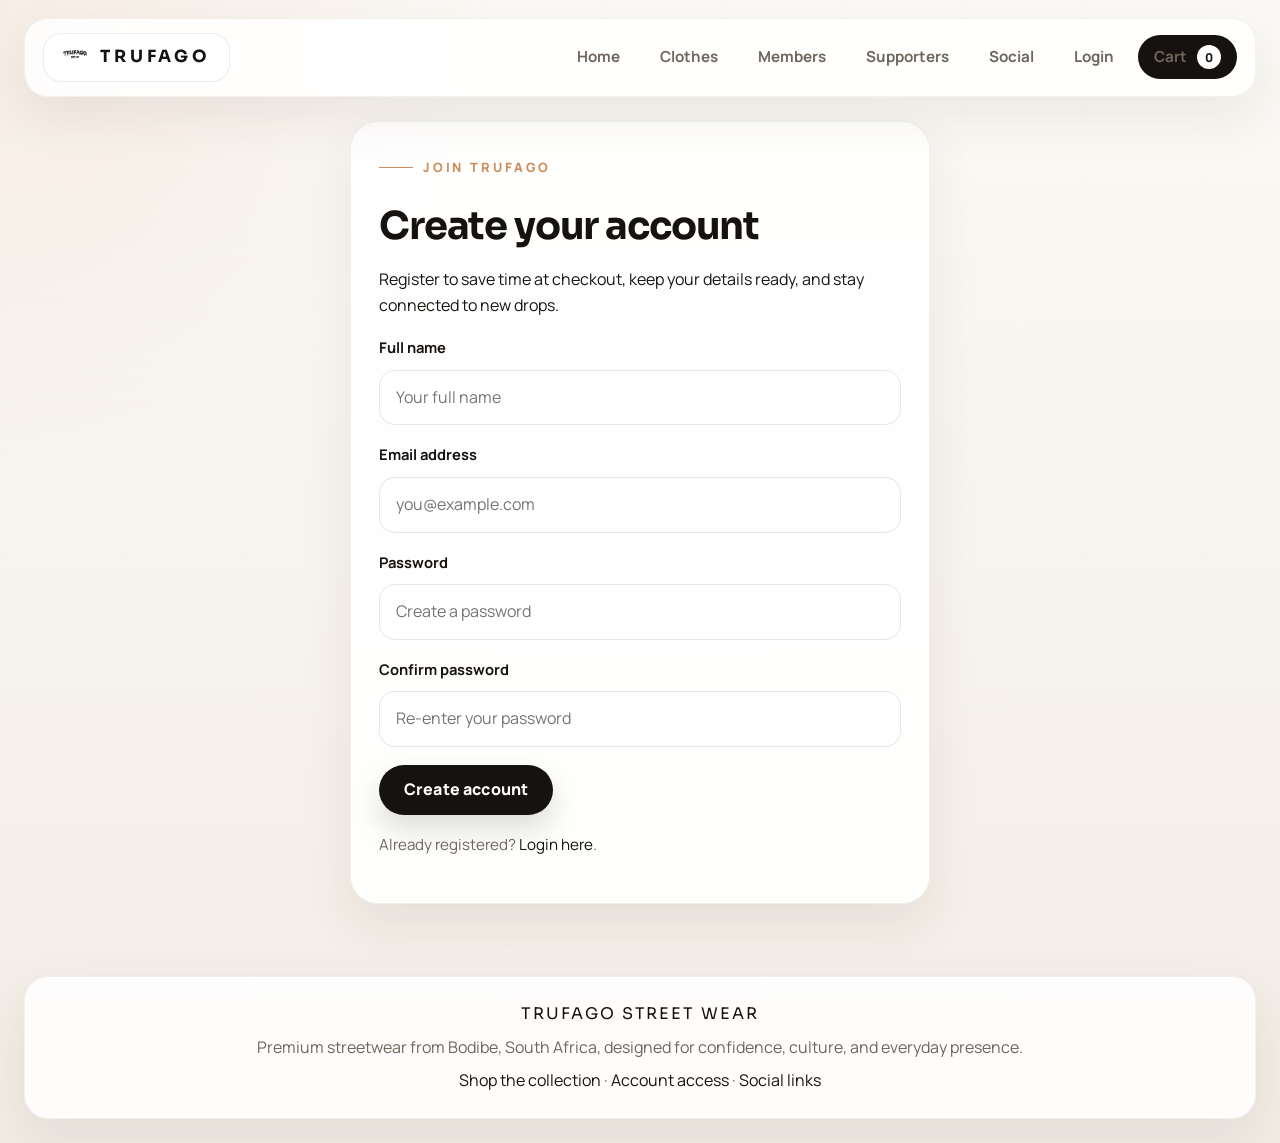
<file: signup.html>
<!DOCTYPE html>
<html lang="en">
<head>
  <meta charset="UTF-8">
  <meta name="viewport" content="width=device-width, initial-scale=1.0">
  <title>Create Account | TRUFAGO</title>
  <link rel="stylesheet" href="insex.css">
  <link href="https://fonts.googleapis.com/css2?family=Manrope:wght@400;500;600;700;800&family=Sora:wght@500;600;700;800&display=swap" rel="stylesheet">
</head>
<body>
  <nav>
    <div class="logo">TRUFAGO</div>
    <button class="nav-toggle" aria-label="Toggle navigation menu">
      <span></span>
      <span></span>
      <span></span>
    </button>
    <div class="nav-links">
      <a href="index.html">Home</a>
      <a href="clothes.html">Clothes</a>
      <a href="members.html">Members</a>
      <a href="supporters.html">Supporters</a>
      <a href="social.html">Social</a>
      <a href="login.html">Login</a>
      <a href="cart.html" class="cart-link">Cart <span class="cart-count">0</span></a>
    </div>
  </nav>

  <main class="auth-page">
    <div class="form-card">
      <span class="eyebrow">Join TRUFAGO</span>
      <h2>Create your account</h2>
      <p>Register to save time at checkout, keep your details ready, and stay connected to new drops.</p>

      <div id="signup-message" class="form-message"></div>
      <form id="signup-form">
        <div class="form-group">
          <label for="name">Full name</label>
          <input type="text" id="name" name="name" placeholder="Your full name" required>
        </div>

        <div class="form-group">
          <label for="email">Email address</label>
          <input type="email" id="email" name="email" placeholder="you@example.com" required>
        </div>

        <div class="form-group">
          <label for="password">Password</label>
          <input type="password" id="password" name="password" placeholder="Create a password" required>
        </div>

        <div class="form-group">
          <label for="confirmPassword">Confirm password</label>
          <input type="password" id="confirmPassword" name="confirmPassword" placeholder="Re-enter your password" required>
        </div>

        <button type="submit" class="btn btn-primary">Create account</button>
      </form>

      <p class="auth-links">Already registered? <a href="login.html">Login here</a>.</p>
    </div>
  </main>

  <footer>
    <p class="footer-title">TRUFAGO Street Wear</p>
    <p>Premium streetwear from Bodibe, South Africa, designed for confidence, culture, and everyday presence.</p>
    <p><a href="clothes.html">Shop the collection</a> &middot; <a href="login.html">Account access</a> &middot; <a href="social.html">Social links</a></p>
  </footer>

  <script src="script.js"></script>
</body>
</html>
</file>
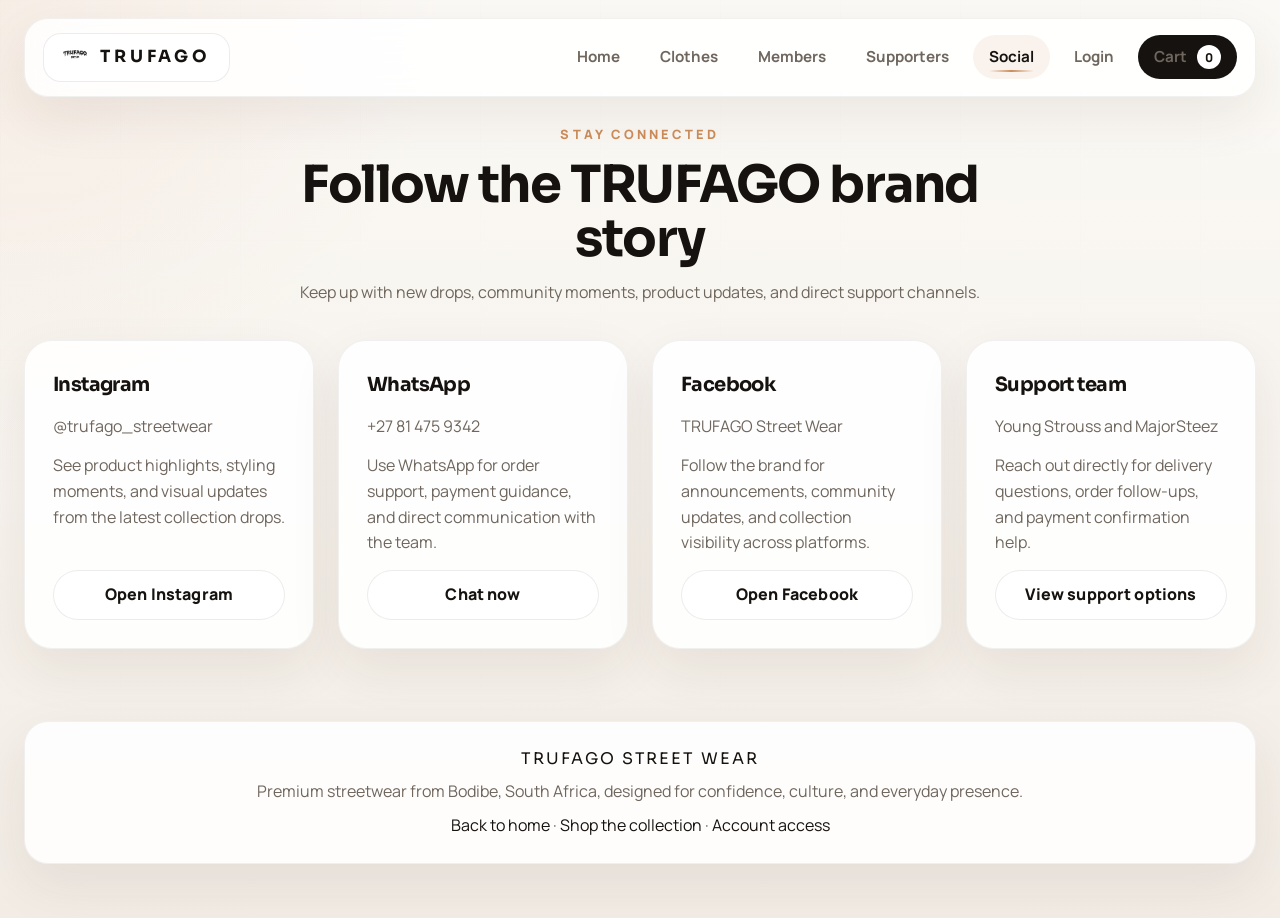
<file: social.html>
<!DOCTYPE html>
<html lang="en">
<head>
  <meta charset="UTF-8">
  <meta name="viewport" content="width=device-width, initial-scale=1.0">
  <title>Social | TRUFAGO</title>
  <link rel="stylesheet" href="insex.css">
  <link href="https://fonts.googleapis.com/css2?family=Manrope:wght@400;500;600;700;800&family=Sora:wght@500;600;700;800&display=swap" rel="stylesheet">
</head>
<body>
  <nav>
    <div class="logo">TRUFAGO</div>
    <button class="nav-toggle" aria-label="Toggle navigation menu">
      <span></span>
      <span></span>
      <span></span>
    </button>
    <div class="nav-links">
      <a href="index.html">Home</a>
      <a href="clothes.html">Clothes</a>
      <a href="members.html">Members</a>
      <a href="supporters.html">Supporters</a>
      <a href="social.html">Social</a>
      <a href="login.html">Login</a>
      <a href="cart.html" class="cart-link">Cart <span class="cart-count">0</span></a>
    </div>
  </nav>

  <main class="social-page">
    <div class="section-title">
      <span>Stay connected</span>
      <h2>Follow the TRUFAGO brand story</h2>
      <p class="section-description">Keep up with new drops, community moments, product updates, and direct support channels.</p>
    </div>

    <div class="gallery-grid">
      <article class="gallery-card social-card">
        <h3>Instagram</h3>
        <p>@trufago_streetwear</p>
        <p>See product highlights, styling moments, and visual updates from the latest collection drops.</p>
        <a class="btn btn-secondary" href="https://www.instagram.com/trufago_streetwear/" target="_blank" rel="noreferrer">Open Instagram</a>
      </article>

      <article class="gallery-card social-card">
        <h3>WhatsApp</h3>
        <p>+27 81 475 9342</p>
        <p>Use WhatsApp for order support, payment guidance, and direct communication with the team.</p>
        <a class="btn btn-secondary" href="https://wa.me/27814759342" target="_blank" rel="noreferrer">Chat now</a>
      </article>

      <article class="gallery-card social-card">
        <h3>Facebook</h3>
        <p>TRUFAGO Street Wear</p>
        <p>Follow the brand for announcements, community updates, and collection visibility across platforms.</p>
        <a class="btn btn-secondary" href="https://www.facebook.com" target="_blank" rel="noreferrer">Open Facebook</a>
      </article>

      <article class="gallery-card social-card">
        <h3>Support team</h3>
        <p>Young Strouss and MajorSteez</p>
        <p>Reach out directly for delivery questions, order follow-ups, and payment confirmation help.</p>
        <a class="btn btn-secondary" href="index.html#contact">View support options</a>
      </article>
    </div>
  </main>

  <footer>
    <p class="footer-title">TRUFAGO Street Wear</p>
    <p>Premium streetwear from Bodibe, South Africa, designed for confidence, culture, and everyday presence.</p>
    <p><a href="index.html">Back to home</a> &middot; <a href="clothes.html">Shop the collection</a> &middot; <a href="login.html">Account access</a></p>
  </footer>

  <script src="script.js"></script>
</body>
</html>
</file>
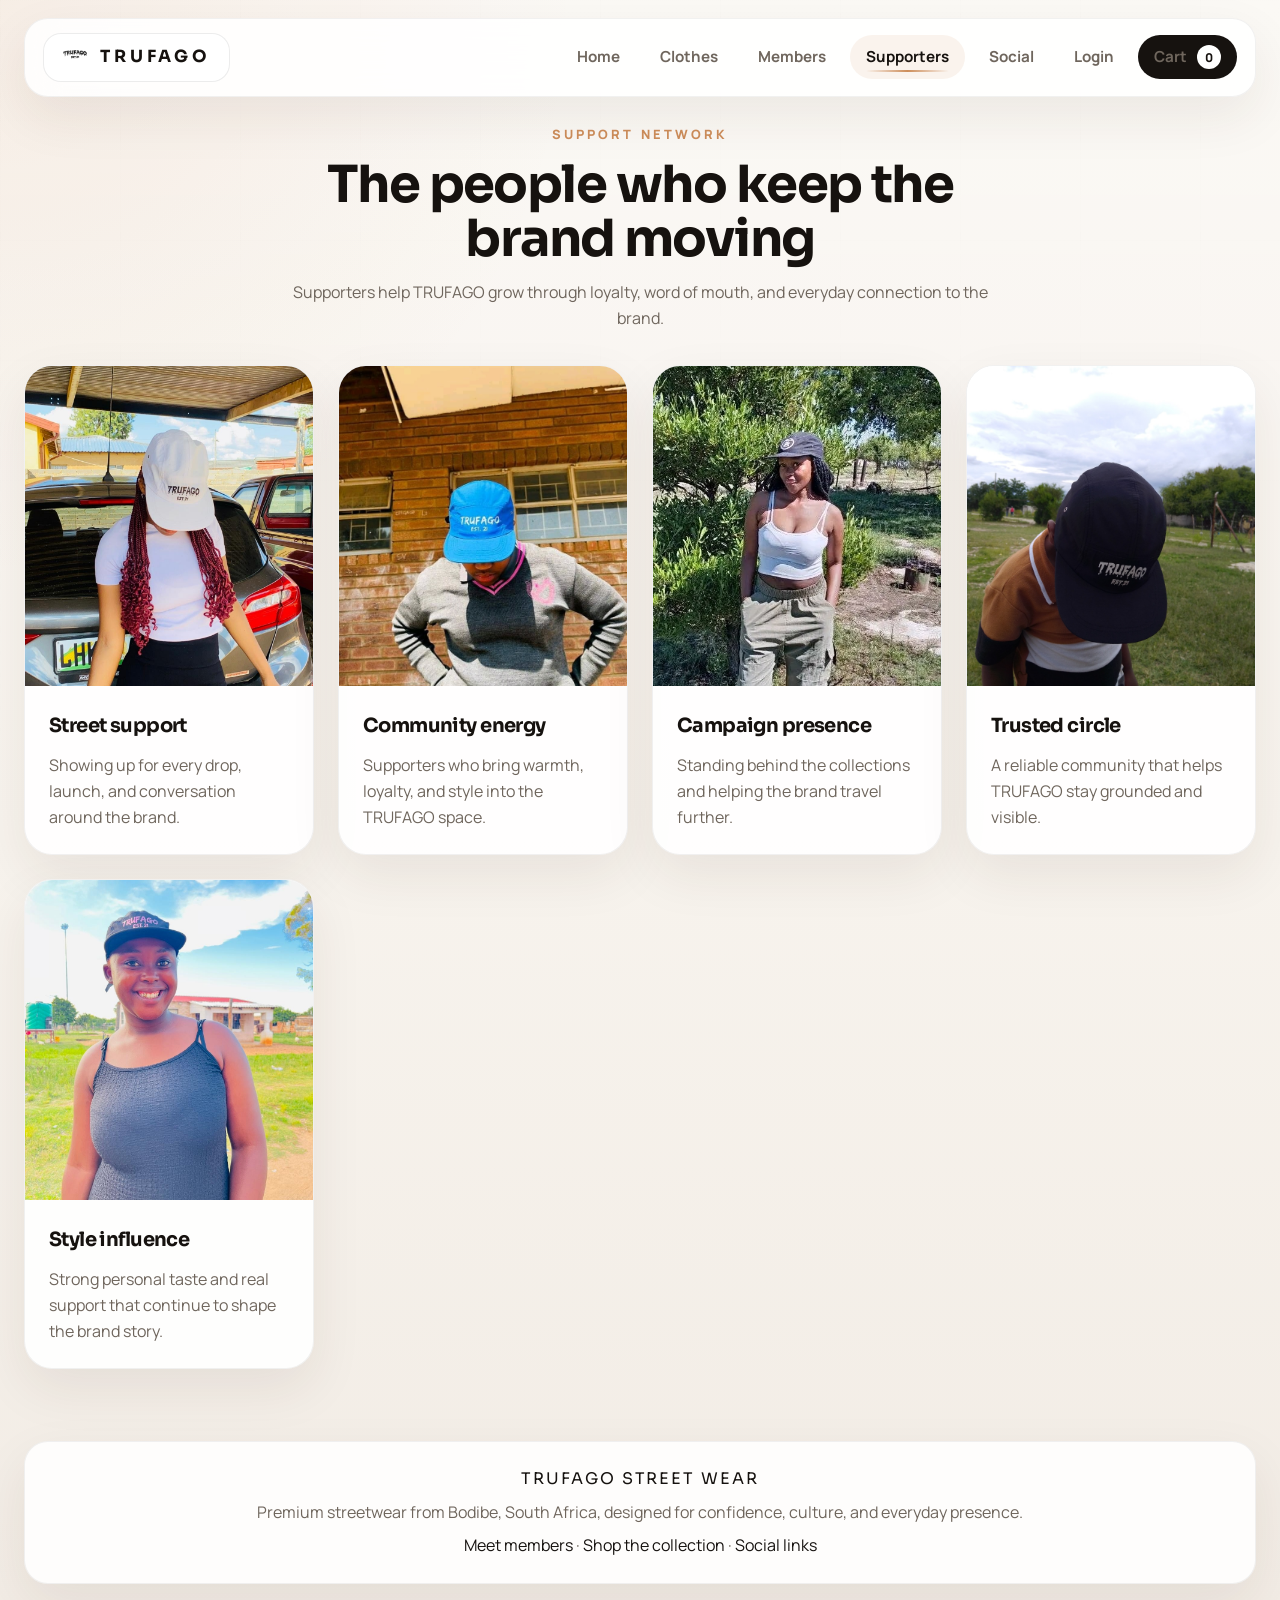
<file: supporters.html>
<!DOCTYPE html>
<html lang="en">
<head>
  <meta charset="UTF-8">
  <meta name="viewport" content="width=device-width, initial-scale=1.0">
  <title>Supporters | TRUFAGO</title>
  <link rel="stylesheet" href="insex.css">
  <link href="https://fonts.googleapis.com/css2?family=Manrope:wght@400;500;600;700;800&family=Sora:wght@500;600;700;800&display=swap" rel="stylesheet">
</head>
<body>
  <nav>
    <div class="logo">TRUFAGO</div>
    <button class="nav-toggle" aria-label="Toggle navigation menu">
      <span></span>
      <span></span>
      <span></span>
    </button>
    <div class="nav-links">
      <a href="index.html">Home</a>
      <a href="clothes.html">Clothes</a>
      <a href="members.html">Members</a>
      <a href="supporters.html">Supporters</a>
      <a href="social.html">Social</a>
      <a href="login.html">Login</a>
      <a href="cart.html" class="cart-link">Cart <span class="cart-count">0</span></a>
    </div>
  </nav>

  <main class="supporters-page">
    <div class="section-title">
      <span>Support network</span>
      <h2>The people who keep the brand moving</h2>
      <p class="section-description">Supporters help TRUFAGO grow through loyalty, word of mouth, and everyday connection to the brand.</p>
    </div>

    <div class="gallery-grid">
      <article class="gallery-card">
        <img src="support1.jpg" alt="TRUFAGO supporter in branded style">
        <div class="gallery-card-copy">
          <h3>Street support</h3>
          <p>Showing up for every drop, launch, and conversation around the brand.</p>
        </div>
      </article>

      <article class="gallery-card">
        <img src="support2.jpg" alt="TRUFAGO supporter with community energy">
        <div class="gallery-card-copy">
          <h3>Community energy</h3>
          <p>Supporters who bring warmth, loyalty, and style into the TRUFAGO space.</p>
        </div>
      </article>

      <article class="gallery-card">
        <img src="support3.jpg" alt="TRUFAGO supporter during a campaign moment">
        <div class="gallery-card-copy">
          <h3>Campaign presence</h3>
          <p>Standing behind the collections and helping the brand travel further.</p>
        </div>
      </article>

      <article class="gallery-card">
        <img src="support4.jpg" alt="TRUFAGO supporter representing the family">
        <div class="gallery-card-copy">
          <h3>Trusted circle</h3>
          <p>A reliable community that helps TRUFAGO stay grounded and visible.</p>
        </div>
      </article>

      <article class="gallery-card">
        <img src="support5.jpg" alt="TRUFAGO supporter with strong streetwear style">
        <div class="gallery-card-copy">
          <h3>Style influence</h3>
          <p>Strong personal taste and real support that continue to shape the brand story.</p>
        </div>
      </article>
    </div>
  </main>

  <footer>
    <p class="footer-title">TRUFAGO Street Wear</p>
    <p>Premium streetwear from Bodibe, South Africa, designed for confidence, culture, and everyday presence.</p>
    <p><a href="members.html">Meet members</a> &middot; <a href="clothes.html">Shop the collection</a> &middot; <a href="social.html">Social links</a></p>
  </footer>

  <script src="script.js"></script>
</body>
</html>
</file>
<file: insex.css>
:root {
  --font-display: "Sora", sans-serif;
  --font-body: "Manrope", sans-serif;
  --bg: #f7f3ed;
  --bg-alt: #fffdf9;
  --surface: #ffffff;
  --surface-soft: #f1e8de;
  --surface-strong: #fcfaf6;
  --text: #181511;
  --muted: #6f665d;
  --accent: #16120f;
  --accent-strong: #33261c;
  --accent-soft: #efe4d7;
  --accent-warm: #cd8d5a;
  --success: #2e8b57;
  --danger: #c75b5b;
  --border: rgba(24, 21, 17, 0.08);
  --shadow: 0 20px 52px rgba(58, 41, 28, 0.08);
  --shadow-strong: 0 28px 70px rgba(58, 41, 28, 0.14);
}

* {
  margin: 0;
  padding: 0;
  box-sizing: border-box;
}

html {
  scroll-behavior: smooth;
}

body {
  min-height: 100vh;
  background:
    radial-gradient(circle at top left, rgba(205, 141, 90, 0.12), transparent 28%),
    linear-gradient(180deg, #fbf8f4 0%, #f7f3ed 52%, #f2ece5 100%);
  color: var(--text);
  font-family: var(--font-body);
  line-height: 1.6;
}

body.modal-open {
  overflow: hidden;
}

body::before {
  content: "";
  position: fixed;
  inset: 0;
  pointer-events: none;
  background:
    linear-gradient(rgba(255, 255, 255, 0.32), rgba(255, 255, 255, 0.32)),
    linear-gradient(90deg, rgba(24, 21, 17, 0.018) 1px, transparent 1px),
    linear-gradient(rgba(24, 21, 17, 0.018) 1px, transparent 1px);
  background-size: auto, 120px 120px, 120px 120px;
  opacity: 0.55;
  mask-image: linear-gradient(180deg, rgba(0, 0, 0, 0.85), transparent 88%);
}

main,
nav,
footer {
  width: min(1240px, calc(100% - 48px));
}

main {
  position: relative;
  z-index: 1;
  display: grid;
  gap: 34px;
  margin: 24px auto 72px;
}

img {
  display: block;
  max-width: 100%;
}

a {
  color: inherit;
  text-decoration: none;
}

button,
input,
select,
textarea {
  font: inherit;
}

button {
  cursor: pointer;
}

::selection {
  background: var(--accent-soft);
  color: var(--text);
}

:focus-visible {
  outline: 2px solid rgba(205, 141, 90, 0.6);
  outline-offset: 3px;
}

nav {
  position: sticky;
  top: 16px;
  z-index: 30;
  display: flex;
  align-items: center;
  justify-content: space-between;
  gap: 22px;
  margin: 18px auto 0;
  padding: 14px 18px;
  background: rgba(255, 255, 255, 0.88);
  border: 1px solid rgba(24, 21, 17, 0.06);
  border-radius: 24px;
  backdrop-filter: blur(16px);
  box-shadow: var(--shadow);
  animation: fadeDown 0.72s ease both;
}

.logo {
  display: inline-flex;
  align-items: center;
  gap: 12px;
  padding: 10px 18px 10px 56px;
  background: #ffffff url("Trufagologo.jpg") 16px center/30px 30px no-repeat;
  border: 1px solid rgba(24, 21, 17, 0.08);
  border-radius: 18px;
  color: var(--accent);
  font-family: var(--font-display);
  font-size: 1.05rem;
  font-weight: 700;
  letter-spacing: 0.24rem;
  text-transform: uppercase;
}

.nav-links {
  display: flex;
  align-items: center;
  gap: 8px;
}

.nav-links a {
  position: relative;
  display: inline-flex;
  align-items: center;
  justify-content: center;
  min-height: 44px;
  padding: 0 16px;
  border-radius: 999px;
  color: var(--muted);
  font-size: 0.95rem;
  font-weight: 700;
  transition:
    color 0.22s ease,
    background 0.22s ease,
    transform 0.22s ease;
}

.nav-links a:hover,
.nav-links a[aria-current="page"] {
  color: var(--accent);
  background: rgba(205, 141, 90, 0.1);
}

.nav-links a[aria-current="page"]::after {
  content: "";
  position: absolute;
  left: 16px;
  right: 16px;
  bottom: 7px;
  height: 2px;
  border-radius: 999px;
  background: linear-gradient(90deg, transparent, var(--accent-warm), transparent);
}

.cart-link {
  background: var(--accent);
  color: #fff;
}

.cart-link:hover,
.cart-link[aria-current="page"] {
  color: #fff;
  background: var(--accent-strong);
}

.cart-count {
  display: inline-flex;
  min-width: 24px;
  height: 24px;
  align-items: center;
  justify-content: center;
  margin-left: 10px;
  border-radius: 999px;
  background: #fff;
  color: var(--accent);
  font-size: 0.76rem;
  font-weight: 800;
}

.nav-toggle {
  display: none;
  width: 46px;
  height: 46px;
  align-items: center;
  justify-content: center;
  flex-direction: column;
  gap: 5px;
  background: #fff;
  border: 1px solid rgba(24, 21, 17, 0.08);
  border-radius: 14px;
}

.nav-toggle span {
  width: 22px;
  height: 2px;
  border-radius: 999px;
  background: var(--accent);
  transition: transform 0.22s ease, opacity 0.22s ease;
}

.nav-toggle[aria-expanded="true"] span:nth-child(1) {
  transform: translateY(7px) rotate(45deg);
}

.nav-toggle[aria-expanded="true"] span:nth-child(2) {
  opacity: 0;
}

.nav-toggle[aria-expanded="true"] span:nth-child(3) {
  transform: translateY(-7px) rotate(-45deg);
}

.promo-strip {
  display: flex;
  flex-wrap: wrap;
  gap: 12px;
  animation: fadeUp 0.78s ease 0.08s both;
}

.promo-strip span {
  display: inline-flex;
  align-items: center;
  justify-content: center;
  min-height: 42px;
  padding: 0 18px;
  background: rgba(255, 255, 255, 0.74);
  border: 1px solid rgba(24, 21, 17, 0.06);
  border-radius: 999px;
  color: var(--muted);
  font-size: 0.92rem;
  font-weight: 700;
  box-shadow: 0 10px 22px rgba(58, 41, 28, 0.04);
}

.hero {
  display: grid;
  grid-template-columns: minmax(0, 1.08fr) minmax(320px, 0.92fr);
  gap: 28px;
  align-items: stretch;
  padding: clamp(26px, 4vw, 38px);
  border: 1px solid rgba(24, 21, 17, 0.06);
  border-radius: 34px;
  background:
    radial-gradient(circle at top right, rgba(205, 141, 90, 0.14), transparent 32%),
    linear-gradient(135deg, #f4ece3 0%, #fffdfb 48%, #f0e8de 100%);
  box-shadow: var(--shadow-strong);
}

.hero-copy {
  display: flex;
  flex-direction: column;
  justify-content: center;
  max-width: 650px;
  animation: fadeUp 0.82s ease 0.16s both;
}

.eyebrow {
  display: inline-flex;
  align-items: center;
  gap: 10px;
  margin-bottom: 18px;
  color: var(--accent-warm);
  font-size: 0.8rem;
  font-weight: 800;
  letter-spacing: 0.22em;
  text-transform: uppercase;
}

.eyebrow::before {
  content: "";
  width: 34px;
  height: 1px;
  background: currentColor;
}

.hero h1,
.section-title h2,
.contact-content h2,
.product-info h1,
.form-card h2,
.form-card h3,
.contact-card h3,
.order-summary h3,
.payment-summary h3,
.cart-summary h3,
.gallery-card h3,
.hero-panel-copy h2 {
  color: var(--accent);
  font-family: var(--font-display);
  letter-spacing: -0.03em;
}

.hero h1 {
  max-width: 620px;
  margin-bottom: 18px;
  font-size: clamp(3rem, 6vw, 5.4rem);
  line-height: 0.96;
}

.hero p {
  max-width: 560px;
  margin-bottom: 26px;
  color: var(--muted);
  font-size: 1.08rem;
}

.hero-actions {
  display: flex;
  flex-wrap: wrap;
  gap: 14px;
  margin-bottom: 24px;
}

.hero-categories,
.collection-toolbar,
.product-assurance {
  display: flex;
  flex-wrap: wrap;
  gap: 12px;
}

.category-pill,
.assurance-pill {
  display: inline-flex;
  align-items: center;
  justify-content: center;
  min-height: 42px;
  padding: 0 16px;
  background: rgba(255, 255, 255, 0.78);
  border: 1px solid rgba(24, 21, 17, 0.08);
  border-radius: 999px;
  color: var(--accent);
  font-size: 0.9rem;
  font-weight: 700;
  transition:
    transform 0.22s ease,
    background 0.22s ease,
    border-color 0.22s ease;
}

.category-pill:hover,
.assurance-pill:hover {
  transform: translateY(-2px);
  background: #fff;
  border-color: rgba(205, 141, 90, 0.26);
}

.hero-panel {
  position: relative;
  overflow: hidden;
  display: grid;
  gap: 18px;
  padding: 18px;
  border: 1px solid rgba(24, 21, 17, 0.06);
  border-radius: 28px;
  background: rgba(255, 255, 255, 0.92);
  box-shadow: 0 18px 36px rgba(58, 41, 28, 0.1);
  animation: fadeScale 0.9s ease 0.26s both;
}

.hero-panel::before {
  content: "";
  position: absolute;
  inset: 0;
  background: linear-gradient(110deg, transparent 0%, rgba(255, 255, 255, 0.5) 48%, transparent 100%);
  transform: translateX(-140%);
  animation: shimmer 5.4s ease-in-out 1.8s infinite;
  pointer-events: none;
}

.hero-tag {
  position: absolute;
  top: 18px;
  left: 18px;
  z-index: 1;
  display: inline-flex;
  align-items: center;
  min-height: 34px;
  padding: 0 14px;
  border-radius: 999px;
  background: rgba(24, 18, 15, 0.9);
  color: #fff;
  font-size: 0.78rem;
  font-weight: 800;
  letter-spacing: 0.12em;
  text-transform: uppercase;
}

.hero-panel-image {
  width: 100%;
  height: 360px;
  border-radius: 22px;
  object-fit: cover;
}

.hero-panel-copy {
  display: grid;
  gap: 10px;
}

.hero-panel-label {
  color: var(--accent-warm);
  font-size: 0.78rem;
  font-weight: 800;
  letter-spacing: 0.18em;
  text-transform: uppercase;
}

.hero-panel-copy h2 {
  font-size: clamp(1.8rem, 3vw, 2.5rem);
}

.hero-panel-copy p {
  color: var(--muted);
  margin-bottom: 2px;
}

.btn {
  display: inline-flex;
  align-items: center;
  justify-content: center;
  min-height: 50px;
  padding: 0 24px;
  border: 1px solid transparent;
  border-radius: 999px;
  font-weight: 800;
  letter-spacing: 0.01em;
  transition:
    transform 0.2s ease,
    background 0.2s ease,
    border-color 0.2s ease,
    color 0.2s ease,
    box-shadow 0.2s ease;
}

.btn:hover {
  transform: translateY(-2px);
}

.btn-primary {
  background: var(--accent);
  color: #fff;
  box-shadow: 0 14px 28px rgba(24, 18, 15, 0.14);
}

.btn-primary:hover {
  background: var(--accent-strong);
}

.btn-secondary {
  background: rgba(255, 255, 255, 0.76);
  border-color: rgba(24, 21, 17, 0.08);
  color: var(--accent);
}

.btn-secondary:hover {
  background: #fff;
}

.products,
.clothes-page,
.auth-page,
.order-page,
.payment-page,
.product-page,
.cart-page,
.members-page,
.supporters-page,
.social-page {
  padding: 0;
}

.section-title {
  max-width: 760px;
  margin: 0 auto;
  text-align: center;
  animation: fadeUp 0.78s ease 0.16s both;
}

.section-title span {
  color: var(--accent-warm);
  font-size: 0.8rem;
  font-weight: 800;
  letter-spacing: 0.24em;
  text-transform: uppercase;
}

.section-title h2 {
  margin-top: 12px;
  font-size: clamp(2.2rem, 4vw, 3.8rem);
  line-height: 1.05;
}

.section-description,
.section-title p {
  max-width: 700px;
  margin: 14px auto 0;
  color: var(--muted);
  font-size: 1rem;
}

.collection-toolbar {
  justify-content: center;
  margin-top: -6px;
  animation: fadeUp 0.78s ease 0.24s both;
}

.grid,
.gallery-grid {
  display: grid;
  gap: 24px;
  grid-template-columns: repeat(auto-fit, minmax(240px, 1fr));
}

.card,
.gallery-card,
.form-card,
.order-summary,
.payment-summary,
.cart-summary,
.contact-card,
.privacy-card,
.product-preview,
.product-info,
.contact-section {
  border: 1px solid rgba(24, 21, 17, 0.06);
  border-radius: 28px;
  background: rgba(255, 255, 255, 0.9);
  box-shadow: var(--shadow);
}

.card {
  overflow: hidden;
  transition:
    transform 0.25s ease,
    box-shadow 0.25s ease,
    border-color 0.25s ease;
}

.card:hover,
.gallery-card:hover {
  transform: translateY(-8px);
  box-shadow: var(--shadow-strong);
  border-color: rgba(205, 141, 90, 0.18);
}

.card-link {
  display: flex;
  flex-direction: column;
  height: 100%;
}

.card-img {
  width: 100%;
  height: 272px;
  object-fit: cover;
  transition: transform 0.42s ease;
}

.card:hover .card-img,
.gallery-card:hover img,
.product-preview:hover img,
.hero-panel:hover .hero-panel-image {
  transform: scale(1.04);
}

.card-copy {
  display: flex;
  flex: 1;
  flex-direction: column;
  gap: 12px;
  padding: 22px;
}

.card-copy h3 {
  color: var(--accent);
  font-family: var(--font-display);
  font-size: 1.18rem;
}

.card-copy p,
.gallery-card p,
.product-info p,
.contact-card p,
.payment-summary p,
.order-summary p,
.cart-summary p,
.helper-text,
.auth-links {
  color: var(--muted);
}

.price {
  display: inline-flex;
  align-items: center;
  gap: 8px;
  color: var(--accent);
  font-family: var(--font-display);
  font-size: 1.04rem;
  font-weight: 700;
}

.split-section {
  display: grid;
  grid-template-columns: minmax(0, 1.16fr) minmax(320px, 0.84fr);
  gap: 24px;
  align-items: start;
}

.contact-section {
  position: relative;
  overflow: hidden;
  padding: 34px;
  background:
    radial-gradient(circle at top right, rgba(205, 141, 90, 0.16), transparent 30%),
    linear-gradient(135deg, #fffdf9 0%, #f7f0e8 100%);
  animation: fadeUp 0.82s ease 0.22s both;
}

.contact-content,
.contact-card {
  position: relative;
  z-index: 1;
}

.contact-content h2 {
  margin-bottom: 14px;
  font-size: clamp(2rem, 4vw, 3.2rem);
  line-height: 1.05;
}

.contact-card,
.form-card,
.order-summary,
.payment-summary,
.cart-summary,
.product-info,
.privacy-card {
  padding: 28px;
}

.contact-list,
.detail-list,
.feature-list,
.timeline-list {
  display: grid;
  gap: 12px;
  margin-top: 18px;
  list-style: none;
}

.contact-list li,
.detail-list li,
.feature-list li,
.timeline-list li {
  position: relative;
  padding-left: 20px;
  color: var(--muted);
}

.contact-list li::before,
.detail-list li::before,
.feature-list li::before,
.timeline-list li::before {
  content: "";
  position: absolute;
  top: 10px;
  left: 0;
  width: 8px;
  height: 8px;
  border-radius: 50%;
  background: var(--accent-warm);
}

.whatsapp {
  display: inline-flex;
  align-items: center;
  justify-content: center;
  min-height: 48px;
  margin-top: 20px;
  padding: 0 20px;
  border-radius: 999px;
  background: #25d366;
  color: #fff;
  font-weight: 800;
}

.form-card {
  max-width: 700px;
  margin: 0 auto;
  animation: fadeUp 0.78s ease 0.18s both;
}

.auth-page .form-card {
  max-width: 580px;
}

.form-card h2,
.form-card h3 {
  margin-bottom: 10px;
  font-size: clamp(1.8rem, 3vw, 2.4rem);
}

.form-card > p,
.payment-summary > p,
.order-summary > p,
.product-info > p,
.contact-card > p {
  margin-bottom: 18px;
}

.form-group {
  display: grid;
  gap: 10px;
  margin-bottom: 18px;
}

.form-group label {
  font-size: 0.92rem;
  font-weight: 700;
  color: var(--accent);
}

.form-group input,
.form-group select,
.form-group textarea {
  width: 100%;
  background: #fff;
  border: 1px solid rgba(24, 21, 17, 0.1);
  border-radius: 16px;
  padding: 14px 16px;
  color: var(--text);
  transition:
    border-color 0.2s ease,
    box-shadow 0.2s ease,
    background 0.2s ease,
    transform 0.2s ease;
}

.form-group input:focus,
.form-group select:focus,
.form-group textarea:focus {
  border-color: rgba(205, 141, 90, 0.48);
  box-shadow: 0 0 0 4px rgba(205, 141, 90, 0.12);
  outline: none;
  transform: translateY(-1px);
}

.form-group textarea {
  min-height: 120px;
  resize: vertical;
}

button:disabled,
input:disabled,
select:disabled,
textarea:disabled {
  opacity: 0.55;
  cursor: not-allowed;
}

.form-message {
  display: none;
  margin-bottom: 18px;
  padding: 14px 16px;
  border-radius: 16px;
  font-weight: 700;
}

.form-message.success {
  display: block;
  background: rgba(46, 139, 87, 0.12);
  color: var(--success);
}

.form-message.error {
  display: block;
  background: rgba(199, 91, 91, 0.12);
  color: var(--danger);
}

.helper-text,
.auth-links {
  margin-top: 18px;
  font-size: 0.95rem;
}

.auth-links a,
footer a {
  color: var(--accent);
}

.order-summary,
.payment-summary,
.cart-summary,
.privacy-card,
.product-preview,
.product-info {
  animation: fadeUp 0.82s ease 0.2s both;
}

.order-summary h3,
.payment-summary h3,
.cart-summary h3,
.privacy-card h3 {
  margin-bottom: 12px;
  font-size: 1.25rem;
}

.order-item {
  display: flex;
  align-items: flex-start;
  justify-content: space-between;
  gap: 16px;
  padding: 16px 0;
  border-bottom: 1px solid rgba(24, 21, 17, 0.08);
}

.order-item:last-child {
  border-bottom: 0;
  padding-bottom: 0;
}

.order-item strong {
  display: block;
  margin-bottom: 4px;
  color: var(--accent);
}

.order-total,
.cart-total {
  color: var(--accent);
  font-family: var(--font-display);
  font-size: 1.12rem;
}

.order-total span,
.cart-total span {
  color: var(--accent-warm);
}

.payment-instructions {
  min-height: 130px;
  padding: 18px;
  border: 1px dashed rgba(205, 141, 90, 0.3);
  border-radius: 20px;
  background: rgba(205, 141, 90, 0.08);
}

.payment-instructions p:last-child {
  margin-top: 8px;
}

.payment-option-grid {
  display: grid;
  gap: 18px;
  grid-template-columns: repeat(auto-fit, minmax(240px, 1fr));
  margin-top: 22px;
}

.provider-card {
  display: grid;
  gap: 14px;
  padding: 24px;
  border: 1px solid rgba(24, 21, 17, 0.08);
  border-radius: 24px;
  background: var(--surface-strong);
  box-shadow: 0 12px 28px rgba(58, 41, 28, 0.06);
}

.provider-card-top {
  display: flex;
  align-items: flex-start;
  justify-content: space-between;
  gap: 14px;
}

.provider-label {
  margin-bottom: 6px;
  color: var(--accent-warm);
  font-size: 0.78rem;
  font-weight: 800;
  letter-spacing: 0.16em;
  text-transform: uppercase;
}

.provider-card h4 {
  color: var(--accent);
  font-family: var(--font-display);
  font-size: 1.35rem;
}

.provider-badge {
  display: inline-flex;
  align-items: center;
  justify-content: center;
  min-height: 32px;
  padding: 0 12px;
  border-radius: 999px;
  background: rgba(205, 141, 90, 0.12);
  color: var(--accent);
  font-size: 0.76rem;
  font-weight: 800;
  letter-spacing: 0.08em;
  text-transform: uppercase;
  white-space: nowrap;
}

.provider-card .btn {
  width: 100%;
}

.payment-inline-note {
  margin-top: 18px;
  padding: 16px 18px;
  border-radius: 18px;
  background: rgba(205, 141, 90, 0.08);
  color: var(--muted);
}

.checkout-modal[hidden] {
  display: none;
}

.checkout-modal {
  position: fixed;
  inset: 0;
  z-index: 80;
  display: grid;
  place-items: center;
  padding: 24px;
}

.checkout-backdrop {
  position: absolute;
  inset: 0;
  background: rgba(24, 21, 17, 0.38);
  backdrop-filter: blur(8px);
}

.checkout-dialog {
  position: relative;
  z-index: 1;
  width: min(640px, 100%);
  max-height: calc(100vh - 48px);
  overflow: auto;
  padding: 24px;
  border: 1px solid rgba(24, 21, 17, 0.08);
  border-radius: 28px;
  background: #fff;
  box-shadow: var(--shadow-strong);
  animation: fadeScale 0.24s ease both;
}

.checkout-close {
  position: absolute;
  top: 18px;
  right: 18px;
  display: inline-flex;
  align-items: center;
  justify-content: center;
  width: 40px;
  height: 40px;
  border: 1px solid rgba(24, 21, 17, 0.08);
  border-radius: 999px;
  background: #fff;
  color: var(--accent);
  font-size: 1.4rem;
  line-height: 1;
}

.checkout-header {
  display: grid;
  gap: 10px;
  padding-right: 54px;
}

.checkout-header h3 {
  color: var(--accent);
  font-family: var(--font-display);
  font-size: 2rem;
}

.checkout-header p,
.checkout-demo-note,
.checkout-summary-box p,
.checkout-summary-box span {
  color: var(--muted);
}

.checkout-summary-box {
  display: grid;
  gap: 6px;
  margin: 22px 0 18px;
  padding: 18px;
  border: 1px solid rgba(24, 21, 17, 0.08);
  border-radius: 20px;
  background: var(--surface-strong);
}

.checkout-summary-box strong {
  color: var(--accent);
  font-family: var(--font-display);
  font-size: 1.7rem;
}

.checkout-demo-note {
  margin-bottom: 18px;
  padding: 14px 16px;
  border-radius: 18px;
  background: rgba(205, 141, 90, 0.08);
}

.demo-field-grid {
  display: grid;
  gap: 16px;
  grid-template-columns: repeat(2, minmax(0, 1fr));
}

.receipt-card {
  display: grid;
  gap: 12px;
  margin: 18px 0 20px;
  padding: 18px;
  border: 1px solid rgba(24, 21, 17, 0.08);
  border-radius: 20px;
  background: var(--surface-strong);
}

.receipt-row {
  display: flex;
  align-items: center;
  justify-content: space-between;
  gap: 12px;
  color: var(--muted);
}

.receipt-row strong {
  color: var(--accent);
}

.product-content {
  display: grid;
  grid-template-columns: minmax(0, 1.04fr) minmax(320px, 0.96fr);
  gap: 24px;
  align-items: stretch;
}

.product-preview {
  overflow: hidden;
  padding: 0;
}

.product-preview img {
  width: 100%;
  height: 100%;
  min-height: 560px;
  object-fit: cover;
  transition: transform 0.45s ease;
}

.product-info h1 {
  margin-bottom: 12px;
  font-size: clamp(2.1rem, 4vw, 3rem);
}

.product-info .price {
  margin-bottom: 14px;
  font-size: 1.38rem;
}

.product-form {
  display: grid;
  gap: 18px;
  margin-top: 24px;
}

.product-assurance {
  margin: 22px 0 4px;
}

.assurance-pill {
  background: var(--surface-soft);
}

.cart-table {
  width: 100%;
  border-collapse: collapse;
  margin-bottom: 28px;
}

.cart-table th,
.cart-table td {
  padding: 16px 14px;
  border-bottom: 1px solid rgba(24, 21, 17, 0.08);
  text-align: left;
}

.cart-table th {
  color: var(--muted);
  font-size: 0.88rem;
  font-weight: 800;
  text-transform: uppercase;
  letter-spacing: 0.12em;
}

.cart-table td button {
  background: transparent;
  border: 0;
  color: var(--accent);
  font-weight: 800;
}

.cart-actions {
  display: flex;
  align-items: center;
  justify-content: space-between;
  gap: 16px;
  flex-wrap: wrap;
}

.empty-state {
  padding: 36px;
  border: 1px dashed rgba(24, 21, 17, 0.12);
  border-radius: 24px;
  background: #fff;
  text-align: center;
}

.empty-state h3 {
  margin-bottom: 10px;
  color: var(--accent);
  font-family: var(--font-display);
  font-size: 1.4rem;
}

.empty-state p {
  margin-bottom: 18px;
  color: var(--muted);
}

.gallery-card {
  display: flex;
  flex-direction: column;
  overflow: hidden;
}

.gallery-card img {
  width: 100%;
  height: 320px;
  object-fit: cover;
  transition: transform 0.42s ease;
}

.gallery-card-copy {
  display: grid;
  gap: 12px;
  padding: 24px;
}

.gallery-card h3 {
  font-size: 1.22rem;
}

.gallery-card.social-card {
  padding: 28px;
  gap: 14px;
}

.gallery-card.social-card .btn {
  margin-top: auto;
  width: 100%;
}

footer {
  display: flex;
  flex-direction: column;
  gap: 8px;
  margin: 0 auto 24px;
  padding: 24px 28px;
  border: 1px solid rgba(24, 21, 17, 0.06);
  border-radius: 24px;
  background: rgba(255, 255, 255, 0.88);
  color: var(--muted);
  text-align: center;
  box-shadow: var(--shadow);
  animation: fadeUp 0.78s ease 0.28s both;
}

.footer-title {
  color: var(--accent);
  font-family: var(--font-display);
  font-size: 1rem;
  letter-spacing: 0.12em;
  text-transform: uppercase;
}

.grid > *,
.gallery-grid > * {
  opacity: 0;
  animation: fadeUp 0.7s ease forwards;
}

.grid > :nth-child(1),
.gallery-grid > :nth-child(1) {
  animation-delay: 0.08s;
}

.grid > :nth-child(2),
.gallery-grid > :nth-child(2) {
  animation-delay: 0.14s;
}

.grid > :nth-child(3),
.gallery-grid > :nth-child(3) {
  animation-delay: 0.2s;
}

.grid > :nth-child(4),
.gallery-grid > :nth-child(4) {
  animation-delay: 0.26s;
}

.grid > :nth-child(5),
.gallery-grid > :nth-child(5) {
  animation-delay: 0.32s;
}

.grid > :nth-child(6),
.gallery-grid > :nth-child(6) {
  animation-delay: 0.38s;
}

.grid > :nth-child(7),
.gallery-grid > :nth-child(7) {
  animation-delay: 0.44s;
}

.grid > :nth-child(8),
.gallery-grid > :nth-child(8) {
  animation-delay: 0.5s;
}

@keyframes fadeDown {
  from {
    opacity: 0;
    transform: translateY(-22px);
  }
  to {
    opacity: 1;
    transform: translateY(0);
  }
}

@keyframes fadeUp {
  from {
    opacity: 0;
    transform: translateY(24px);
  }
  to {
    opacity: 1;
    transform: translateY(0);
  }
}

@keyframes fadeScale {
  from {
    opacity: 0;
    transform: translateY(20px) scale(0.98);
  }
  to {
    opacity: 1;
    transform: translateY(0) scale(1);
  }
}

@keyframes shimmer {
  0% {
    transform: translateX(-140%);
  }
  38%,
  100% {
    transform: translateX(140%);
  }
}

@media (prefers-reduced-motion: reduce) {
  *,
  *::before,
  *::after {
    animation-duration: 0.01ms !important;
    animation-iteration-count: 1 !important;
    transition-duration: 0.01ms !important;
    scroll-behavior: auto !important;
  }
}

@media (max-width: 1024px) {
  .hero,
  .split-section,
  .product-content {
    grid-template-columns: 1fr;
  }

  .hero-panel-image {
    height: 320px;
  }
}

@media (max-width: 900px) {
  main,
  nav,
  footer {
    width: min(100% - 32px, 1240px);
  }

  nav {
    padding: 14px 16px;
  }

  .nav-toggle {
    display: inline-flex;
    flex-shrink: 0;
  }

  .nav-links {
    position: absolute;
    top: calc(100% + 12px);
    left: 0;
    right: 0;
    flex-direction: column;
    align-items: stretch;
    gap: 10px;
    padding: 16px;
    background: rgba(255, 255, 255, 0.98);
    border: 1px solid rgba(24, 21, 17, 0.08);
    border-radius: 22px;
    opacity: 0;
    visibility: hidden;
    transform: translateY(-8px);
    transition: opacity 0.22s ease, transform 0.22s ease, visibility 0.22s ease;
    box-shadow: var(--shadow);
  }

  .nav-links.open {
    opacity: 1;
    visibility: visible;
    transform: translateY(0);
  }

  .nav-links a {
    justify-content: flex-start;
    padding: 12px 14px;
    border-radius: 16px;
  }

  .nav-links a[aria-current="page"]::after {
    display: none;
  }

  .cart-link {
    justify-content: space-between;
  }
}

@media (max-width: 720px) {
  main {
    margin: 20px auto 56px;
    gap: 26px;
  }

  .logo {
    padding: 9px 14px 9px 48px;
    font-size: 0.98rem;
    letter-spacing: 0.2rem;
    background-position: 14px center;
    background-size: 26px 26px;
  }

  .hero {
    padding: 24px;
    border-radius: 28px;
  }

  .hero h1 {
    font-size: clamp(2.6rem, 13vw, 4.1rem);
  }

  .hero p {
    font-size: 1rem;
  }

  .hero-actions,
  .hero-categories,
  .collection-toolbar,
  .product-assurance,
  .cart-actions {
    flex-direction: column;
  }

  .btn,
  .category-pill,
  .assurance-pill {
    width: 100%;
  }

  .contact-section,
  .form-card,
  .payment-summary,
  .cart-summary,
  .product-info,
  .privacy-card,
  .order-summary,
  footer {
    padding: 22px;
  }

  .card-img,
  .gallery-card img {
    height: 240px;
  }

  .demo-field-grid {
    grid-template-columns: 1fr;
  }

  .checkout-dialog {
    padding: 20px;
  }

  .product-preview img {
    min-height: 360px;
  }
}

@media (max-width: 560px) {
  main,
  nav,
  footer {
    width: calc(100% - 24px);
  }

  nav {
    top: 12px;
  }

  .section-title h2 {
    font-size: 2rem;
  }

  .promo-strip span {
    width: 100%;
  }

  .cart-table,
  .cart-table thead,
  .cart-table tbody,
  .cart-table tr,
  .cart-table th,
  .cart-table td {
    display: block;
    width: 100%;
  }

  .cart-table thead {
    display: none;
  }

  .cart-table tr {
    padding: 14px 0;
    border-bottom: 1px solid rgba(24, 21, 17, 0.08);
  }

  .cart-table td {
    padding: 8px 0;
    border-bottom: 0;
  }
}
</file>
